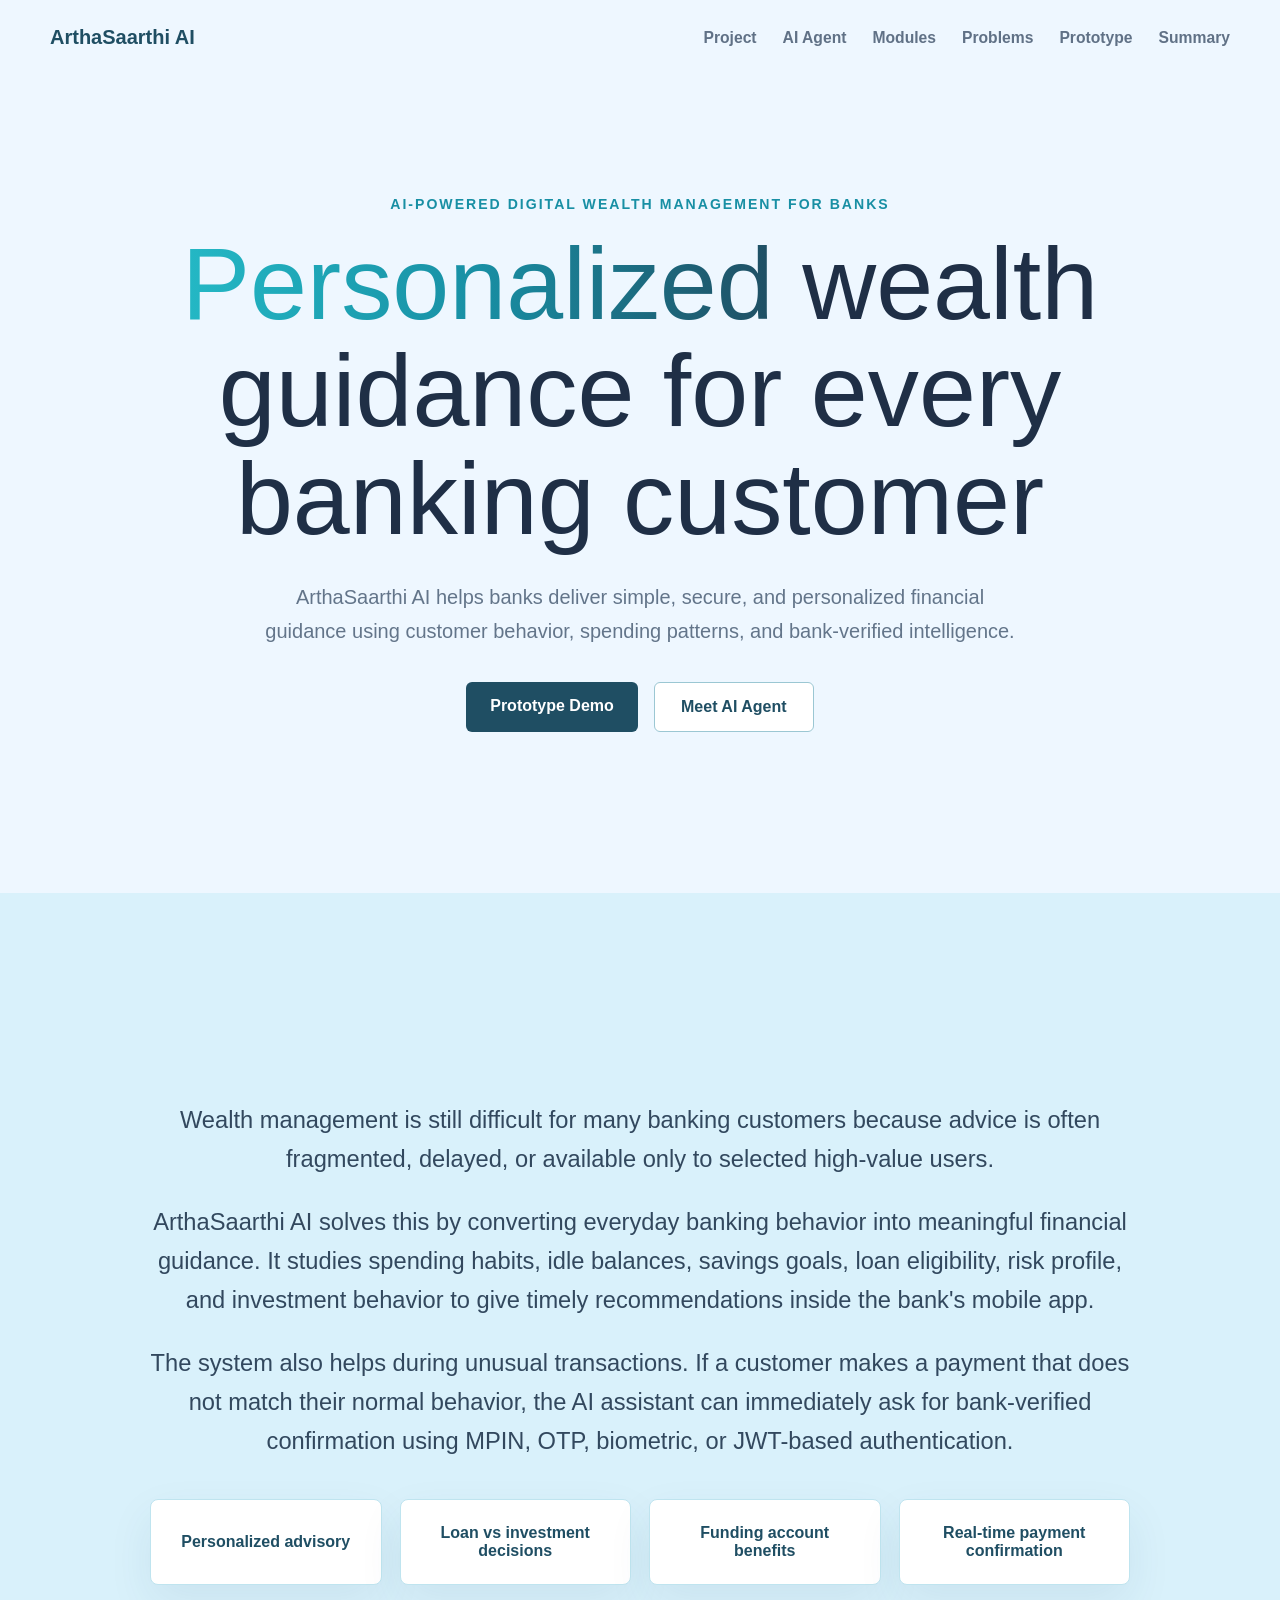
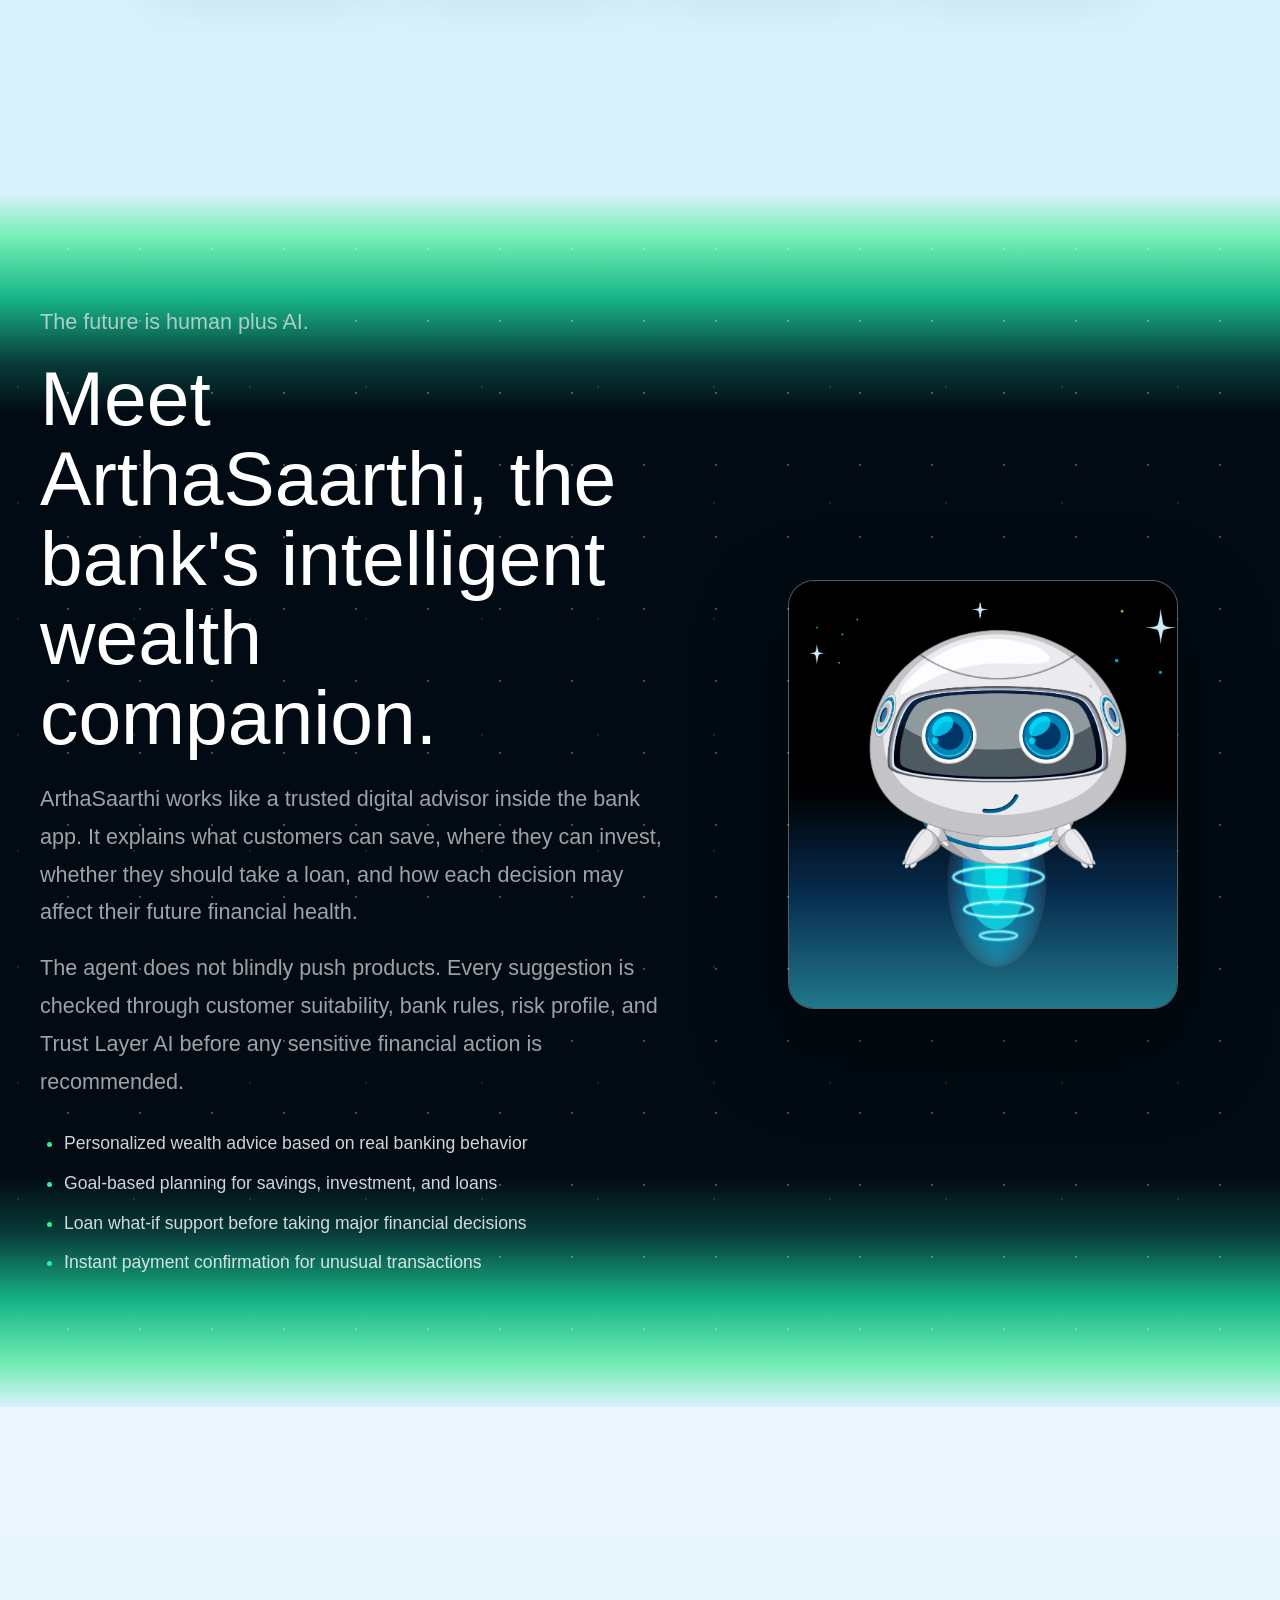
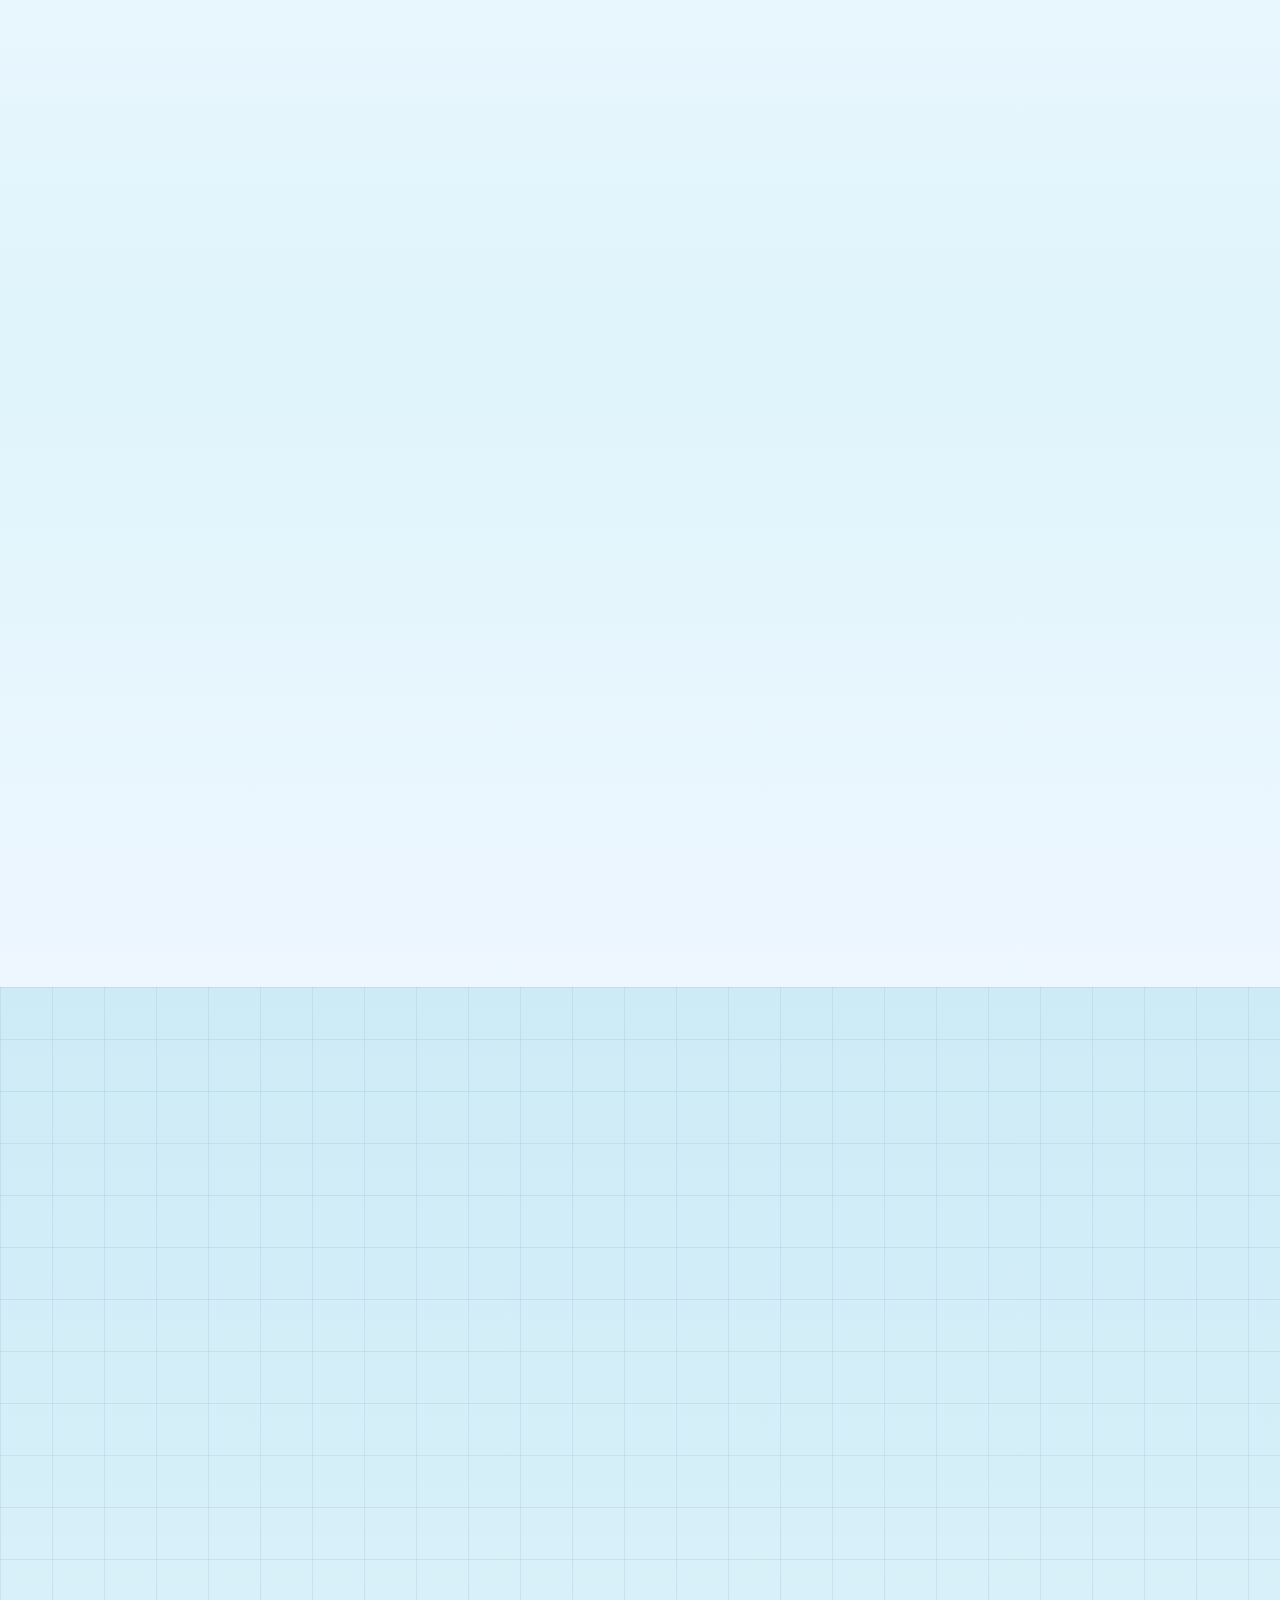
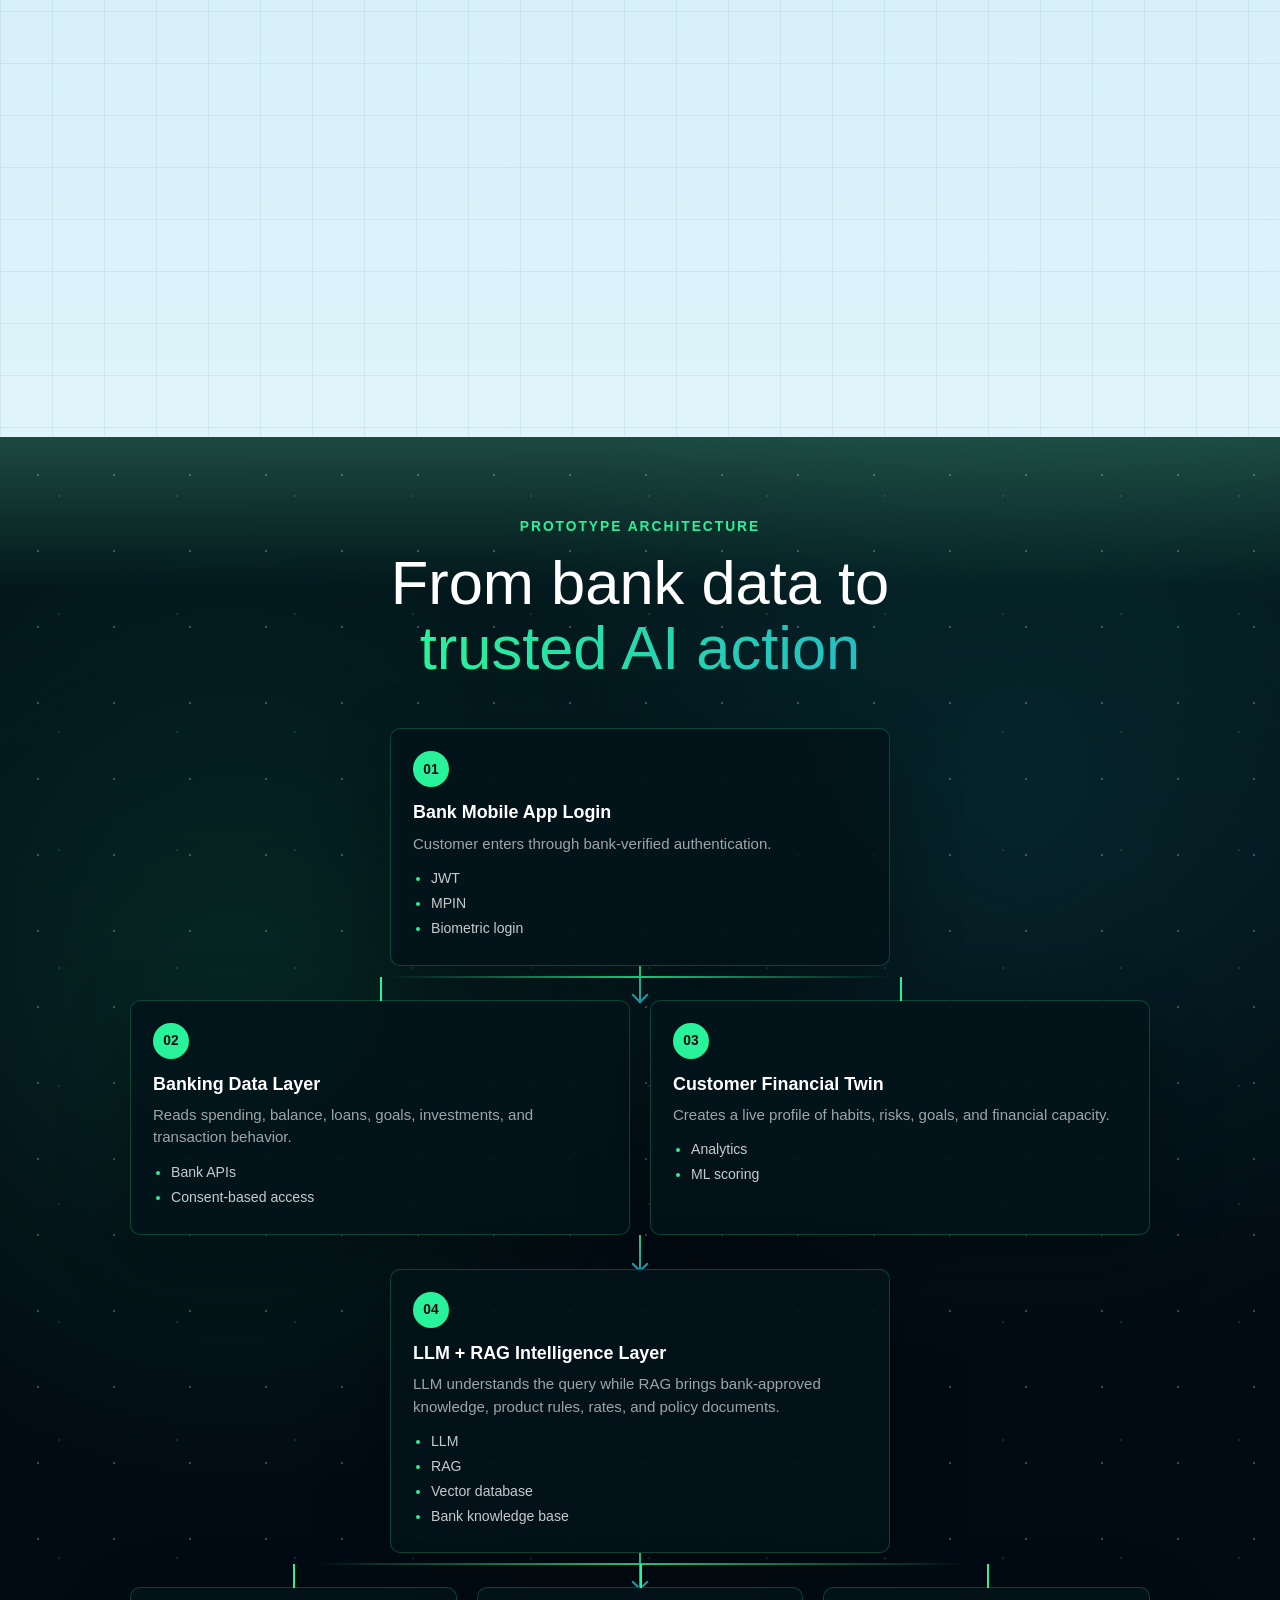
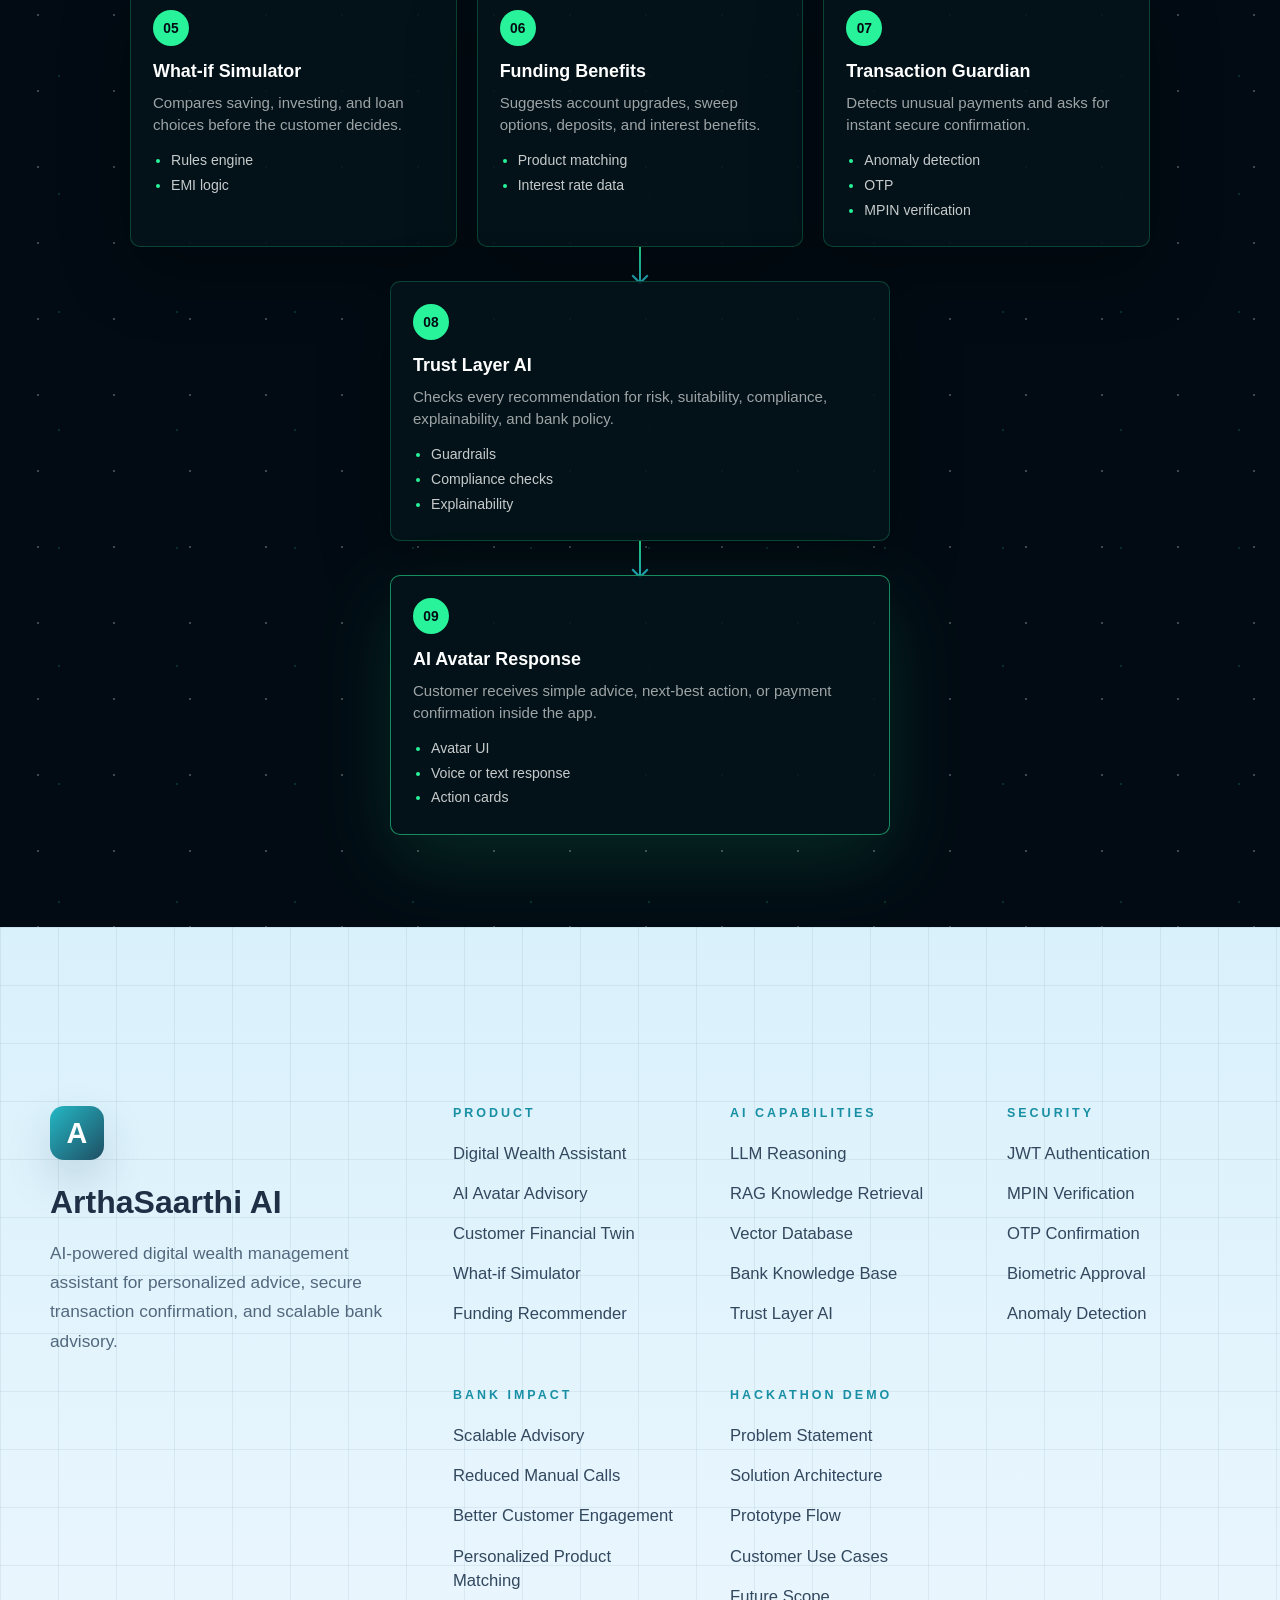
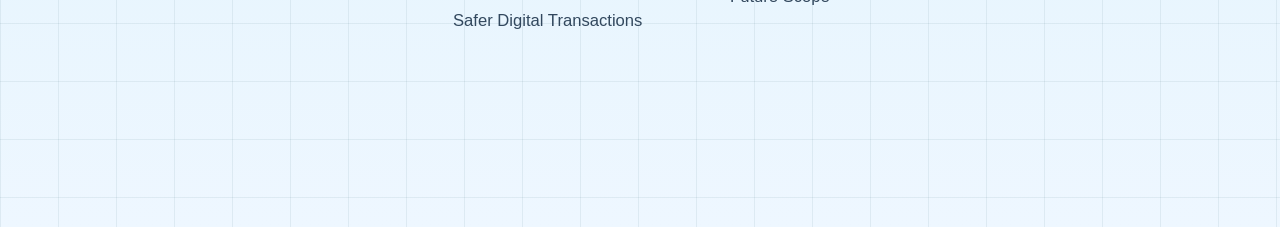
<file: index.html>
<!DOCTYPE html>
<html lang="en">
<head>
  <meta charset="UTF-8" />
  <meta name="viewport" content="width=device-width, initial-scale=1.0" />
  <title>ArthaSaarthi AI</title>
  <link rel="stylesheet" href="styles.css" />
</head>
<body>
  <header class="top-nav">
    <a class="brand" href="#home">ArthaSaarthi AI</a>

    <nav>
      <a href="#project">Project</a>
      <a href="#agent">AI Agent</a>
      <a href="#modules">Modules</a>
      <a href="#impact">Problems</a>
      <a href="prototype.html">Prototype</a>
      <a href="#summary">Summary</a>
    </nav>
  </header>

  <main>
    <section class="hero" id="home">
      <div class="hero-content reveal">
        <p class="eyebrow">AI-powered digital wealth management for banks</p>

        <h1 class="hero-title">
          <span>Personalized</span> wealth guidance for every banking customer
        </h1>

        <p class="hero-description">
          ArthaSaarthi AI helps banks deliver simple, secure, and personalized financial guidance using customer behavior, spending patterns, and bank-verified intelligence.
        </p>

        <div class="hero-actions">
          <a href="prototype.html" class="primary-btn">Prototype Demo</a>
          <a href="#agent" class="secondary-btn">Meet AI Agent</a>
        </div>
      </div>
    </section>

    <section class="project-section" id="project">
      <div class="project-content reveal">
        <p>
          Wealth management is still difficult for many banking customers because advice is often fragmented, delayed, or available only to selected high-value users.
        </p>

        <p>
          ArthaSaarthi AI solves this by converting everyday banking behavior into meaningful financial guidance. It studies spending habits, idle balances, savings goals, loan eligibility, risk profile, and investment behavior to give timely recommendations inside the bank's mobile app.
        </p>

        <p>
          The system also helps during unusual transactions. If a customer makes a payment that does not match their normal behavior, the AI assistant can immediately ask for bank-verified confirmation using MPIN, OTP, biometric, or JWT-based authentication.
        </p>

        <div class="project-highlights">
          <span>Personalized advisory</span>
          <span>Loan vs investment decisions</span>
          <span>Funding account benefits</span>
          <span>Real-time payment confirmation</span>
        </div>
      </div>
    </section>

    <section class="agent-section" id="agent">
      <div class="agent-content reveal">
        <div class="agent-text">
          <p class="agent-kicker">The future is human plus AI.</p>

          <h2>Meet ArthaSaarthi, the bank's intelligent wealth companion.</h2>

          <p>
            ArthaSaarthi works like a trusted digital advisor inside the bank app. It explains what customers can save, where they can invest, whether they should take a loan, and how each decision may affect their future financial health.
          </p>

          <p>
            The agent does not blindly push products. Every suggestion is checked through customer suitability, bank rules, risk profile, and Trust Layer AI before any sensitive financial action is recommended.
          </p>

          <ul class="agent-points">
            <li>Personalized wealth advice based on real banking behavior</li>
            <li>Goal-based planning for savings, investment, and loans</li>
            <li>Loan what-if support before taking major financial decisions</li>
            <li>Instant payment confirmation for unusual transactions</li>
          </ul>
        </div>

        <div class="agent-photo-wrap">
          <img src="assets/arthasaarthi-avatar.jpg" alt="ArthaSaarthi AI Agent" />
        </div>
      </div>
    </section>

    <section class="module-section" id="modules">
      <div class="section-heading module-heading reveal">
        <p class="eyebrow">Core prototype modules</p>
        <h2>
          <span>Smart banking intelligence</span>
          built for real customer decisions
        </h2>
      </div>

      <div class="module-grid">
        <article class="module-card reveal">
          <span class="module-number">01</span>
          <h3>Customer Financial Twin</h3>
          <p>Creates a live profile using spending, savings, income, liabilities, goals, and investment behavior.</p>
        </article>

        <article class="module-card reveal">
          <span class="module-number">02</span>
          <h3>AI Avatar Advisor</h3>
          <p>Explains financial decisions in simple language through a digital assistant experience.</p>
        </article>

        <article class="module-card reveal">
          <span class="module-number">03</span>
          <h3>What-if Simulator</h3>
          <p>Shows outcomes like "Should I take this loan?" or "Should I invest this surplus?" before action.</p>
        </article>

        <article class="module-card reveal">
          <span class="module-number">04</span>
          <h3>Funding Recommender</h3>
          <p>Suggests suitable bank accounts, deposits, and interest benefits based on the customer's balance.</p>
        </article>

        <article class="module-card reveal">
          <span class="module-number">05</span>
          <h3>Transaction Guardian</h3>
          <p>Detects unusual payments and confirms them instantly using secure customer authentication.</p>
        </article>

        <article class="module-card reveal">
          <span class="module-number">06</span>
          <h3>Trust Layer AI</h3>
          <p>Checks recommendations for safety, explainability, bank policy, suitability, and compliance.</p>
        </article>
      </div>
    </section>

    <section class="comparison-section" id="impact">
      <div class="comparison-wrap">
        <div class="comparison-top reveal">
          <p class="eyebrow">Problems and solutions</p>

          <h2>
            Banking friction points
            <span>solved with AI</span>
          </h2>

          <p class="comparison-intro">
            Each customer and bank problem is mapped directly to the ArthaSaarthi feature that solves it.
          </p>
        </div>

        <div class="comparison-table reveal">
          <div class="comparison-row table-head">
            <div>Area</div>
            <div>Problem Faced</div>
            <div>ArthaSaarthi Solution</div>
          </div>

          <div class="comparison-row">
            <div class="row-label">Wealth Access</div>
            <div><span class="cross">x</span> Personalized advisory is usually limited to premium customers.</div>
            <div><span class="check">&#10003;</span> AI avatar advisory gives every customer simple wealth guidance inside the bank app.</div>
          </div>

          <div class="comparison-row">
            <div class="row-label">Decision Making</div>
            <div><span class="cross">x</span> Customers are unsure whether to save, invest, or take a loan.</div>
            <div><span class="check">&#10003;</span> What-if simulations compare loan, investment, and saving outcomes before action.</div>
          </div>

          <div class="comparison-row">
            <div class="row-label">Idle Balance</div>
            <div><span class="cross">x</span> Money remains unused without better interest opportunities.</div>
            <div><span class="check">&#10003;</span> Funding recommender suggests deposits, sweep options, and account benefits.</div>
          </div>

          <div class="comparison-row">
            <div class="row-label">Unusual Payment</div>
            <div><span class="cross">x</span> Suspicious payments may wait for manual bank calls after working hours.</div>
            <div><span class="check">&#10003;</span> Transaction Guardian confirms payments instantly using MPIN, OTP, biometric, or JWT.</div>
          </div>

          <div class="comparison-row">
            <div class="row-label">Bank Insight</div>
            <div><span class="cross">x</span> Customer data is available but not converted into real-time guidance.</div>
            <div><span class="check">&#10003;</span> Financial Twin turns spending, savings, loans, and goals into live insights.</div>
          </div>

          <div class="comparison-row">
            <div class="row-label">Trust Layer</div>
            <div><span class="cross">x</span> AI financial advice needs policy, suitability, and compliance checks.</div>
            <div><span class="check">&#10003;</span> Trust Layer AI verifies safety, explainability, suitability, and bank policy.</div>
          </div>
        </div>
      </div>
    </section>

    <section class="demo-section" id="demo">
      <div class="demo-content reveal">
        <p class="demo-kicker">Prototype architecture</p>

        <h2>
          From bank data to
          <span>trusted AI action</span>
        </h2>

        <div class="flow-tree">
          <div class="flow-node flow-root">
            <span class="flow-step">01</span>
            <h3>Bank Mobile App Login</h3>
            <p>Customer enters through bank-verified authentication.</p>
            <ul class="tech-list">
              <li>JWT</li>
              <li>MPIN</li>
              <li>Biometric login</li>
            </ul>
          </div>

          <div class="flow-connector"></div>

          <div class="flow-split two">
            <div class="flow-node">
              <span class="flow-step">02</span>
              <h3>Banking Data Layer</h3>
              <p>Reads spending, balance, loans, goals, investments, and transaction behavior.</p>
              <ul class="tech-list">
                <li>Bank APIs</li>
                <li>Consent-based access</li>
              </ul>
            </div>

            <div class="flow-node">
              <span class="flow-step">03</span>
              <h3>Customer Financial Twin</h3>
              <p>Creates a live profile of habits, risks, goals, and financial capacity.</p>
              <ul class="tech-list">
                <li>Analytics</li>
                <li>ML scoring</li>
              </ul>
            </div>
          </div>

          <div class="flow-connector"></div>

          <div class="flow-node flow-wide">
            <span class="flow-step">04</span>
            <h3>LLM + RAG Intelligence Layer</h3>
            <p>LLM understands the query while RAG brings bank-approved knowledge, product rules, rates, and policy documents.</p>
            <ul class="tech-list">
              <li>LLM</li>
              <li>RAG</li>
              <li>Vector database</li>
              <li>Bank knowledge base</li>
            </ul>
          </div>

          <div class="flow-connector"></div>

          <div class="flow-split three">
            <div class="flow-node">
              <span class="flow-step">05</span>
              <h3>What-if Simulator</h3>
              <p>Compares saving, investing, and loan choices before the customer decides.</p>
              <ul class="tech-list">
                <li>Rules engine</li>
                <li>EMI logic</li>
              </ul>
            </div>

            <div class="flow-node">
              <span class="flow-step">06</span>
              <h3>Funding Benefits</h3>
              <p>Suggests account upgrades, sweep options, deposits, and interest benefits.</p>
              <ul class="tech-list">
                <li>Product matching</li>
                <li>Interest rate data</li>
              </ul>
            </div>

            <div class="flow-node">
              <span class="flow-step">07</span>
              <h3>Transaction Guardian</h3>
              <p>Detects unusual payments and asks for instant secure confirmation.</p>
              <ul class="tech-list">
                <li>Anomaly detection</li>
                <li>OTP</li>
                <li>MPIN verification</li>
              </ul>
            </div>
          </div>

          <div class="flow-connector"></div>

          <div class="flow-node flow-wide">
            <span class="flow-step">08</span>
            <h3>Trust Layer AI</h3>
            <p>Checks every recommendation for risk, suitability, compliance, explainability, and bank policy.</p>
            <ul class="tech-list">
              <li>Guardrails</li>
              <li>Compliance checks</li>
              <li>Explainability</li>
            </ul>
          </div>

          <div class="flow-connector"></div>

          <div class="flow-node flow-root final-node">
            <span class="flow-step">09</span>
            <h3>AI Avatar Response</h3>
            <p>Customer receives simple advice, next-best action, or payment confirmation inside the app.</p>
            <ul class="tech-list">
              <li>Avatar UI</li>
              <li>Voice or text response</li>
              <li>Action cards</li>
            </ul>
          </div>
        </div>
      </div>
    </section>

    <section class="footer-page" id="summary">
      <div class="footer-wrap">
        <div class="footer-brand reveal">
          <div class="footer-logo">A</div>
          <h2>ArthaSaarthi AI</h2>
          <p>
            AI-powered digital wealth management assistant for personalized advice,
            secure transaction confirmation, and scalable bank advisory.
          </p>
        </div>

        <div class="footer-links reveal">
          <div class="footer-column">
            <h3>Product</h3>
            <p>Digital Wealth Assistant</p>
            <p>AI Avatar Advisory</p>
            <p>Customer Financial Twin</p>
            <p>What-if Simulator</p>
            <p>Funding Recommender</p>
          </div>

          <div class="footer-column">
            <h3>AI Capabilities</h3>
            <p>LLM Reasoning</p>
            <p>RAG Knowledge Retrieval</p>
            <p>Vector Database</p>
            <p>Bank Knowledge Base</p>
            <p>Trust Layer AI</p>
          </div>

          <div class="footer-column">
            <h3>Security</h3>
            <p>JWT Authentication</p>
            <p>MPIN Verification</p>
            <p>OTP Confirmation</p>
            <p>Biometric Approval</p>
            <p>Anomaly Detection</p>
          </div>

          <div class="footer-column">
            <h3>Bank Impact</h3>
            <p>Scalable Advisory</p>
            <p>Reduced Manual Calls</p>
            <p>Better Customer Engagement</p>
            <p>Personalized Product Matching</p>
            <p>Safer Digital Transactions</p>
          </div>

          <div class="footer-column">
            <h3>Hackathon Demo</h3>
            <p>Problem Statement</p>
            <p>Solution Architecture</p>
            <p>Prototype Flow</p>
            <p>Customer Use Cases</p>
            <p>Future Scope</p>
          </div>
        </div>
      </div>
    </section>
  </main>

  <script src="app.js"></script>
</body>
</html>
</file>
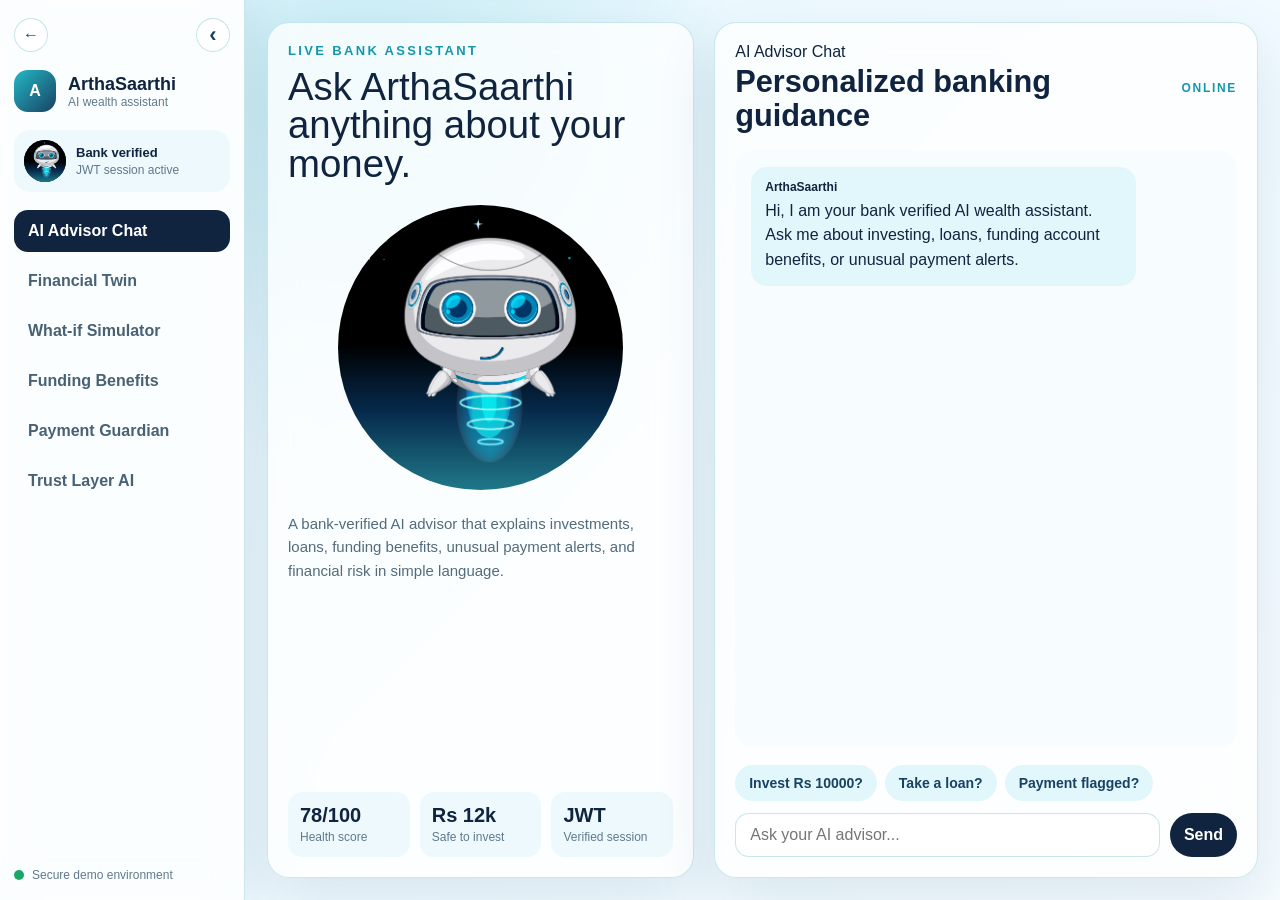
<file: prototype.html>
<!DOCTYPE html>
<html lang="en">
<head>
  <meta charset="UTF-8" />
  <meta name="viewport" content="width=device-width, initial-scale=1.0" />
  <title>ArthaSaarthi AI Prototype</title>
  <link rel="stylesheet" href="prototype.css" />
</head>
<body>
  <div class="prototype-app">
    <aside class="sidebar" id="sidebar">
      <div class="sidebar-actions">
        <a href="index.html" class="back-circle" title="Back to main site">←</a>
        <button type="button" class="collapse-btn" id="collapseBtn" title="Collapse sidebar">‹</button>
      </div>

      <div class="brand-block">
        <div class="brand-mark">A</div>
        <div>
          <h1>ArthaSaarthi</h1>
          <p>AI wealth assistant</p>
        </div>
      </div>

      <div class="mini-agent">
        <img src="assets/arthasaarthi-avatar.jpg" alt="ArthaSaarthi AI agent" />
        <div>
          <strong>Bank verified</strong>
          <span>JWT session active</span>
        </div>
      </div>

      <nav class="demo-nav">
        <button type="button" class="nav-item active" data-page="advisor">AI Advisor Chat</button>
        <button type="button" class="nav-item" data-page="financial-twin">Financial Twin</button>
        <button type="button" class="nav-item" data-page="simulator">What-if Simulator</button>
        <button type="button" class="nav-item" data-page="funding">Funding Benefits</button>
        <button type="button" class="nav-item" data-page="guardian">Payment Guardian</button>
        <button type="button" class="nav-item" data-page="trust">Trust Layer AI</button>
      </nav>

      <div class="sidebar-footer">
        <span></span>
        Secure demo environment
      </div>

      <div class="resize-handle" id="resizeHandle"></div>
    </aside>

    <main class="prototype-main">
      <section class="page active advisor-page" id="advisor">
        <div class="advisor-layout">
          <div class="agent-card compact-agent-card">
            <div class="agent-top">
              <p class="agent-status">LIVE BANK ASSISTANT</p>
              <h2>Ask ArthaSaarthi anything about your money.</h2>
            </div>

            <div class="agent-avatar-circle">
              <img src="assets/arthasaarthi-avatar.jpg" alt="ArthaSaarthi AI agent" />
            </div>

            <p class="agent-description">
              A bank-verified AI advisor that explains investments, loans, funding benefits,
              unusual payment alerts, and financial risk in simple language.
            </p>

            <div class="agent-stats">
              <div>
                <strong>78/100</strong>
                <span>Health score</span>
              </div>
              <div>
                <strong>Rs 12k</strong>
                <span>Safe to invest</span>
              </div>
              <div>
                <strong>JWT</strong>
                <span>Verified session</span>
              </div>
            </div>
          </div>

          <div class="chat-panel compact-chat-panel">
            <div class="chat-header">
              <div>
                <p>AI Advisor Chat</p>
                <h3>Personalized banking guidance</h3>
              </div>
              <span>Online</span>
            </div>

            <div class="chat-window" id="chatWindow">
              <div class="chat-message ai">
                <span>ArthaSaarthi</span>
                <p>
                  Hi, I am your bank verified AI wealth assistant. Ask me about investing,
                  loans, funding account benefits, or unusual payment alerts.
                </p>
              </div>
            </div>

            <div class="quick-prompts">
              <button type="button" data-prompt="Can I invest Rs 10000 this month?">Invest Rs 10000?</button>
              <button type="button" data-prompt="Should I take a loan right now?">Take a loan?</button>
              <button type="button" data-prompt="Why was my payment flagged?">Payment flagged?</button>
            </div>

            <form class="chat-form" id="chatForm">
              <input id="chatInput" type="text" placeholder="Ask your AI advisor..." autocomplete="off" />
              <button type="submit">Send</button>
            </form>
          </div>
        </div>
      </section>

      <section class="page twin-page" id="financial-twin">
        <div class="dashboard-shell">
          <div class="dashboard-hero">
            <div>
              <p class="section-kicker">FINANCIAL TWIN</p>
              <h2>Customer money behavior, converted into a living financial profile.</h2>
              <p>
                ArthaSaarthi creates a secure financial twin from bank transactions,
                balances, spending rhythm, goals, and risk appetite.
              </p>
            </div>

            <div class="score-card">
              <div class="score-ring"><span>78</span></div>
              <div>
                <small>Financial Health Score</small>
                <h3>Balanced and improving</h3>
                <p>Low EMI pressure, stable income, and healthy saving pattern.</p>
              </div>
            </div>
          </div>

          <div class="metric-grid">
            <div class="metric-card">
              <span>Monthly Income</span>
              <strong>Rs 82,000</strong>
              <p>Salary credited regularly</p>
            </div>
            <div class="metric-card">
              <span>Avg. Spending</span>
              <strong>Rs 51,200</strong>
              <p>Normal range detected</p>
            </div>
            <div class="metric-card">
              <span>Idle Balance</span>
              <strong>Rs 48,500</strong>
              <p>Can be optimized</p>
            </div>
            <div class="metric-card">
              <span>Safe To Invest</span>
              <strong>Rs 12,000</strong>
              <p>After emergency buffer</p>
            </div>
          </div>

          <div class="twin-grid">
            <div class="dashboard-card wide">
              <div class="card-head">
                <h3>Spending Pattern</h3>
                <span>Last 30 days</span>
              </div>

              <div class="spend-row">
                <p>Rent & Bills</p>
                <div><span style="width: 74%;"></span></div>
                <strong>Rs 24,000</strong>
              </div>
              <div class="spend-row">
                <p>Food & Grocery</p>
                <div><span style="width: 48%;"></span></div>
                <strong>Rs 12,400</strong>
              </div>
              <div class="spend-row">
                <p>Shopping</p>
                <div><span style="width: 34%;"></span></div>
                <strong>Rs 8,800</strong>
              </div>
              <div class="spend-row">
                <p>Investments</p>
                <div><span style="width: 28%;"></span></div>
                <strong>Rs 6,000</strong>
              </div>
            </div>

            <div class="dashboard-card">
              <div class="card-head">
                <h3>AI Insight</h3>
                <span>Live</span>
              </div>
              <p class="insight-text">
                Customer can increase monthly SIP by Rs 4,000 without affecting
                liquidity. A sweep deposit can also improve returns on idle balance.
              </p>
            </div>

            <div class="dashboard-card">
              <div class="card-head">
                <h3>Behavior Signals</h3>
                <span>Bank data</span>
              </div>
              <ul class="signal-list">
                <li>Salary pattern is consistent.</li>
                <li>Discretionary spend rose by 8%.</li>
                <li>Emergency buffer is protected.</li>
                <li>No missed EMI detected.</li>
              </ul>
            </div>

            <div class="dashboard-card wide">
              <div class="card-head">
                <h3>Goal Readiness</h3>
                <span>Vacation fund</span>
              </div>
              <div class="goal-progress">
                <div>
                  <p>Rs 62,000 saved of Rs 1,20,000</p>
                  <strong>52%</strong>
                </div>
                <span><i></i></span>
              </div>
            </div>
          </div>
        </div>
      </section>

      <section class="page simulator-page" id="simulator">
        <div class="simulator-dashboard">
          <div class="simulator-hero">
            <div>
              <p class="section-kicker">WHAT-IF SIMULATOR</p>
              <h2>Test loans and investments before the customer commits.</h2>
              <p>
                The simulator checks EMI pressure, monthly buffer, investment growth,
                and risk suitability in real time.
              </p>
            </div>

            <div class="decision-badge">
              <span id="decisionStatus">Suitable</span>
              <p id="decisionSubtext">Plan is safe for current income.</p>
            </div>
          </div>

          <div class="simulator-grid">
            <div class="sim-card input-card">
              <div class="card-head">
                <h3>Loan Scenario</h3>
                <span>Editable</span>
              </div>
              <label>Loan amount
                <input id="loanAmount" type="number" value="350000" />
              </label>
              <label>Interest rate
                <input id="interestRate" type="number" value="10.5" step="0.1" />
              </label>
              <label>Tenure in months
                <input id="tenureMonths" type="number" value="36" />
              </label>
            </div>

            <div class="sim-card input-card">
              <div class="card-head">
                <h3>Investment Scenario</h3>
                <span>Editable</span>
              </div>
              <label>Monthly investment
                <input id="investmentAmount" type="number" value="7000" />
              </label>
              <label>Expected return
                <input id="investmentReturn" type="number" value="11" step="0.1" />
              </label>
              <label>Years
                <input id="investmentYears" type="number" value="5" />
              </label>
            </div>

            <div class="sim-card result-card">
              <div class="card-head">
                <h3>AI Recommendation</h3>
                <span id="pressureLabel">Healthy</span>
              </div>

              <div class="risk-meter">
                <div id="riskMeterFill"></div>
              </div>

              <p id="simulationOutput"></p>
              <button type="button" id="simulateBtn">Run Simulation</button>
            </div>
          </div>

          <div class="sim-metrics">
            <div>
              <span>Monthly EMI</span>
              <strong id="emiOutput">Rs 0</strong>
            </div>
            <div>
              <span>Total Interest</span>
              <strong id="interestOutput">Rs 0</strong>
            </div>
            <div>
              <span>Future Corpus</span>
              <strong id="corpusOutput">Rs 0</strong>
            </div>
            <div>
              <span>Monthly Buffer</span>
              <strong id="cashflowOutput">Rs 0</strong>
            </div>
          </div>

          <div class="decision-card">
            <h3>Decision Logic</h3>
            <ul id="decisionList"></ul>
          </div>
        </div>
      </section>

      <section class="page funding-page" id="funding">
        <div class="funding-dashboard">
          <div class="funding-hero">
            <div>
              <p class="section-kicker">FUNDING BENEFITS</p>
              <h2>Turn idle balance into smarter bank-backed value.</h2>
              <p>
                ArthaSaarthi recommends sweep deposits, savings upgrades, and liquidity
                protection using the customer's own bank account data.
              </p>
            </div>

            <div class="funding-gain-card">
              <span>Projected extra yearly benefit</span>
              <strong id="fundingGain">Rs 0</strong>
              <p>Without disturbing daily spending needs.</p>
            </div>
          </div>

          <div class="funding-grid">
            <div class="funding-card optimizer-card">
              <div class="card-head">
                <h3>Smart Optimizer</h3>
                <span>Editable</span>
              </div>
              <label>Idle balance
                <input id="idleBalanceInput" type="number" value="48500" />
              </label>
              <label>Keep liquid reserve
                <input id="liquidReserveInput" type="number" value="18000" />
              </label>
              <label>Savings rate
                <input id="savingsRateInput" type="number" value="3.5" step="0.1" />
              </label>
              <label>Sweep FD rate
                <input id="sweepRateInput" type="number" value="6.8" step="0.1" />
              </label>
              <button type="button" id="optimizeFundingBtn">Optimize Benefits</button>
            </div>

            <div class="funding-card allocation-card">
              <div class="card-head">
                <h3>AI Allocation</h3>
                <span>Safe split</span>
              </div>
              <div class="allocation-ring" id="allocationRing">
                <strong id="sweepPercent">0%</strong>
                <span>to sweep</span>
              </div>
              <div class="allocation-row">
                <p>Sweep deposit</p>
                <strong id="sweepAmount">Rs 0</strong>
              </div>
              <div class="allocation-row">
                <p>Liquid reserve</p>
                <strong id="liquidAmount">Rs 0</strong>
              </div>
            </div>

            <div class="funding-card benefit-card">
              <div class="card-head">
                <h3>Benefit Comparison</h3>
                <span>Annual</span>
              </div>
              <div class="benefit-row">
                <p>Current savings interest</p>
                <strong id="currentInterest">Rs 0</strong>
              </div>
              <div class="benefit-row highlight">
                <p>Optimized bank benefit</p>
                <strong id="optimizedInterest">Rs 0</strong>
              </div>
              <div class="benefit-row">
                <p>Safety status</p>
                <strong id="fundingSafety">Approved</strong>
              </div>
              <p class="funding-note" id="fundingSafetyText"></p>
            </div>
          </div>

          <div class="product-strip">
            <div>
              <span>Recommended</span>
              <h3>Auto Sweep Deposit</h3>
              <p id="fundingActionText"></p>
            </div>
            <div>
              <span>Suggested amount</span>
              <strong id="productSweepAmount">Rs 0</strong>
            </div>
            <div>
              <span>Bank rate</span>
              <strong id="productSweepRate">6.8%</strong>
            </div>
          </div>
        </div>
      </section>

      <section class="page guardian-page" id="guardian">
        <div class="guardian-dashboard">
          <div class="guardian-hero">
            <div>
              <p class="section-kicker">PAYMENT GUARDIAN</p>
              <h2>Confirm unusual payments instantly, even after banking hours.</h2>
              <p>
                When a transaction looks unusual, ArthaSaarthi pauses the payment and
                verifies the customer through MPIN, OTP, biometric, or JWT session.
              </p>
            </div>

            <div class="risk-badge">
              <span>High attention</span>
              <strong>Rs 85,000</strong>
              <p>Unusual payment detected</p>
            </div>
          </div>

          <div class="guardian-grid">
            <div class="guardian-card transaction-card">
              <div class="card-head">
                <h3>Flagged Transaction</h3>
                <span>Paused</span>
              </div>
              <div class="transaction-amount">Rs 85,000</div>
              <div class="transaction-details">
                <div>
                  <span>Merchant</span>
                  <strong>Zenith Electronics</strong>
                </div>
                <div>
                  <span>Time</span>
                  <strong>8:42 PM</strong>
                </div>
                <div>
                  <span>Location</span>
                  <strong>Bengaluru</strong>
                </div>
                <div>
                  <span>Usual range</span>
                  <strong>Rs 2,000 - Rs 18,000</strong>
                </div>
              </div>
            </div>

            <div class="guardian-card anomaly-card">
              <div class="card-head">
                <h3>Behavior Analysis</h3>
                <span>AI risk scan</span>
              </div>
              <div class="anomaly-row">
                <p>Amount unusual</p>
                <div><span style="width: 92%;"></span></div>
                <strong>92%</strong>
              </div>
              <div class="anomaly-row">
                <p>Time unusual</p>
                <div><span style="width: 68%;"></span></div>
                <strong>68%</strong>
              </div>
              <div class="anomaly-row">
                <p>Merchant familiarity</p>
                <div><span style="width: 38%;"></span></div>
                <strong>38%</strong>
              </div>
            </div>

            <div class="guardian-card verify-card">
              <div class="card-head">
                <h3>Customer Verification</h3>
                <span>Secure action</span>
              </div>
              <div class="verify-methods">
                <button type="button" class="verify-method active" data-method="MPIN">MPIN</button>
                <button type="button" class="verify-method" data-method="OTP">OTP</button>
                <button type="button" class="verify-method" data-method="Biometric">Biometric</button>
                <button type="button" class="verify-method" data-method="JWT">JWT</button>
              </div>
              <input id="mpinInput" type="password" maxlength="4" placeholder="Enter MPIN: 1234" />
              <div class="guardian-actions">
                <button type="button" id="confirmPayment">Confirm Payment</button>
                <button type="button" id="blockPayment">Block Payment</button>
              </div>
              <p class="payment-status" id="paymentStatus">
                Payment is paused until the customer confirms identity.
              </p>
            </div>

            <div class="guardian-card timeline-card">
              <div class="card-head">
                <h3>Real-time Flow</h3>
                <span>Bank + AI</span>
              </div>
              <div class="timeline">
                <div><span></span><p>Transaction initiated</p></div>
                <div><span></span><p>AI detects unusual behavior</p></div>
                <div><span></span><p>Customer verifies securely</p></div>
                <div><span></span><p>Bank audit log is updated</p></div>
              </div>
            </div>
          </div>
        </div>
      </section>

      <section class="page trust-layer-page" id="trust">
        <div class="trust-shell">
          <div class="trust-hero">
            <div class="trust-hero-copy">
              <p class="trust-kicker">TRUST LAYER AI</p>
              <h2>
                Advice that is checked,
                <span>explained, and bank-approved.</span>
              </h2>
              <p>
                Before ArthaSaarthi suggests an investment, loan decision, funding
                benefit, or payment approval, the Trust Layer verifies customer
                suitability, bank policy, product risk, authentication, and audit readiness.
              </p>
            </div>

            <div class="trust-decision-card">
              <div class="trust-card-top">
                <span class="trust-live-dot"></span>
                <p>Policy engine active</p>
              </div>
              <div class="trust-score-wrap">
                <div class="trust-score-ring">
                  <span id="trustScore">94%</span>
                </div>
                <div>
                  <small>Trust readiness</small>
                  <h3 id="trustDecisionState">Approved with guardrails</h3>
                </div>
              </div>
              <p id="trustDecisionText">
                Recommendation can be shown because it matches the customer's risk profile,
                has verified source evidence, and includes a clear safety explanation.
              </p>
              <div class="trust-meter">
                <div id="trustMeter"></div>
              </div>
            </div>
          </div>

          <div class="trust-control-panel">
            <button type="button" class="trust-action active" data-trust-mode="approved">Approved Advice</button>
            <button type="button" class="trust-action" data-trust-mode="review">Needs Review</button>
            <button type="button" class="trust-action" data-trust-mode="blocked">Block Unsafe Advice</button>
          </div>

          <div class="trust-grid">
            <div class="trust-panel trust-large">
              <div class="trust-panel-head">
                <p>AI Safety Pipeline</p>
                <span>Live checks</span>
              </div>
              <div class="trust-pipeline">
                <div class="pipeline-step">
                  <span>01</span>
                  <h4>Customer Profile</h4>
                  <p>Income, spending, goals, risk appetite, and emergency buffer are checked.</p>
                </div>
                <div class="pipeline-line"></div>
                <div class="pipeline-step">
                  <span>02</span>
                  <h4>RAG Evidence</h4>
                  <p>Bank product rules, RBI guidance, and internal policy documents are retrieved.</p>
                </div>
                <div class="pipeline-line"></div>
                <div class="pipeline-step">
                  <span>03</span>
                  <h4>Suitability Guard</h4>
                  <p>Unsafe loan, investment, or funding suggestions are filtered before display.</p>
                </div>
                <div class="pipeline-line"></div>
                <div class="pipeline-step">
                  <span>04</span>
                  <h4>Explainability</h4>
                  <p>The customer sees why the advice is suitable and what risks are involved.</p>
                </div>
              </div>
            </div>

            <div class="trust-panel">
              <div class="trust-panel-head">
                <p>Source Grounding</p>
                <span>RAG</span>
              </div>
              <div class="source-stack">
                <div>
                  <strong>Bank FD policy</strong>
                  <small>Interest and lock-in rules verified</small>
                </div>
                <div>
                  <strong>Loan eligibility rulebook</strong>
                  <small>EMI pressure and repayment risk checked</small>
                </div>
                <div>
                  <strong>Fraud monitoring policy</strong>
                  <small>Unusual payment verification flow confirmed</small>
                </div>
              </div>
            </div>

            <div class="trust-panel">
              <div class="trust-panel-head">
                <p>Customer Protection</p>
                <span>Safety</span>
              </div>
              <div class="protection-list">
                <div><span class="status-dot pass"></span><p>Risk profile matched</p></div>
                <div><span class="status-dot pass"></span><p>Emergency balance protected</p></div>
                <div><span class="status-dot pass"></span><p>MPIN or JWT required for sensitive action</p></div>
                <div><span class="status-dot pass"></span><p>Audit trail stored for bank review</p></div>
              </div>
            </div>

            <div class="trust-panel trust-large">
              <div class="trust-panel-head">
                <p>Explainable AI Output</p>
                <span>Customer ready</span>
              </div>
              <div class="explain-card">
                <h4>Why this recommendation is safe</h4>
                <p>
                  ArthaSaarthi recommends moving only the surplus balance into a sweep
                  deposit because the customer's monthly spending pattern is stable,
                  emergency reserve remains protected, and the product risk is low.
                </p>
                <div class="explain-tags">
                  <span>Low risk</span>
                  <span>Policy matched</span>
                  <span>RAG verified</span>
                  <span>Consent needed</span>
                </div>
              </div>
            </div>

            <div class="trust-panel">
              <div class="trust-panel-head">
                <p>Audit Trail</p>
                <span>Bank log</span>
              </div>
              <div class="audit-feed" id="trustAuditFeed">
                <div>
                  <span>Now</span>
                  <strong>Advice approved</strong>
                  <p>Suitability, RAG evidence, and policy checks passed.</p>
                </div>
                <div>
                  <span>2 sec ago</span>
                  <strong>Sources retrieved</strong>
                  <p>Bank product policy and customer profile matched.</p>
                </div>
                <div>
                  <span>4 sec ago</span>
                  <strong>Risk scan completed</strong>
                  <p>No high-risk recommendation detected.</p>
                </div>
              </div>
            </div>

            <div class="trust-panel">
              <div class="trust-panel-head">
                <p>Final Gate</p>
                <span>Decision</span>
              </div>
              <div class="final-gate">
                <h3>Show advice to customer</h3>
                <p>
                  The assistant can explain the recommendation, but money movement still
                  requires customer consent and secure bank authentication.
                </p>
                <div class="gate-lock">
                  <span></span>
                  <p>JWT verified session required</p>
                </div>
              </div>
            </div>
          </div>
        </div>
      </section>
    </main>
  </div>

  <script src="prototype.js"></script>
</body>
</html>
</file>
<file: styles.css>
* {
  box-sizing: border-box;
  margin: 0;
  padding: 0;
}

html {
  scroll-behavior: smooth;
}

body {
  font-family: Arial, Helvetica, sans-serif;
  color: #1f2f46;
  background: #eef7ff;
}

a {
  color: inherit;
  text-decoration: none;
}

.top-nav {
  width: min(1180px, calc(100% - 40px));
  margin: 0 auto;
  padding: 26px 0;
  display: flex;
  align-items: center;
  justify-content: space-between;
}

.brand {
  font-size: 1.25rem;
  font-weight: 700;
  color: #1f4e63;
}

.top-nav nav {
  display: flex;
  align-items: center;
  gap: 26px;
}

.top-nav nav a {
  font-size: 0.98rem;
  font-weight: 600;
  color: #607186;
}

.hero {
  min-height: calc(100vh - 82px);
  display: flex;
  align-items: center;
  justify-content: center;
  padding: 40px 20px 80px;
}

.hero-content {
  width: min(1040px, 100%);
  text-align: center;
}

.eyebrow {
  margin-bottom: 18px;
  color: #188fa4;
  font-size: 0.88rem;
  font-weight: 700;
  letter-spacing: 2px;
  text-transform: uppercase;
}

.hero-title {
  color: #1f2f46;
  font-size: clamp(3.7rem, 8vw, 8rem);
  line-height: 1.05;
  font-weight: 400;
}

.hero-title span {
  background: linear-gradient(90deg, #24b8c5 0%, #188fa4 50%, #1f4e63 100%);
  -webkit-background-clip: text;
  background-clip: text;
  color: transparent;
}

.hero-description {
  width: min(760px, 100%);
  margin: 28px auto 0;
  color: #63758a;
  font-size: 1.25rem;
  line-height: 1.7;
}

.hero-actions {
  margin-top: 34px;
  display: flex;
  justify-content: center;
  gap: 16px;
  flex-wrap: wrap;
}

.primary-btn,
.secondary-btn {
  min-width: 160px;
  padding: 15px 24px;
  border-radius: 6px;
  font-weight: 700;
  font-size: 1rem;
}

.primary-btn {
  background: #1f4e63;
  color: #ffffff;
}

.secondary-btn {
  border: 1px solid #9bc7d3;
  color: #1f4e63;
  background: #ffffff;
}

.project-section {
  width: 100vw;
  min-height: 100vh;
  margin-left: calc(50% - 50vw);
  padding: 76px 20px;
  display: flex;
  align-items: center;
  justify-content: center;
  background: #d9f1fb;
}

.project-content {
  width: min(980px, 100%);
  text-align: center;
}

.project-content p {
  color: #32485e;
  font-size: clamp(1.15rem, 1.85vw, 1.65rem);
  line-height: 1.65;
  margin-bottom: 24px;
}

.project-highlights {
  margin-top: 38px;
  display: grid;
  grid-template-columns: repeat(4, 1fr);
  gap: 18px;
}

.project-highlights span {
  min-height: 86px;
  padding: 20px;
  display: flex;
  align-items: center;
  justify-content: center;
  background: #ffffff;
  border: 1px solid #bfe4ef;
  border-radius: 8px;
  color: #1f4e63;
  font-weight: 700;
  box-shadow: 0 18px 45px rgba(31, 78, 99, 0.08);
}

.agent-section {
  width: 100vw;
  min-height: 100vh;
  margin-left: calc(50% - 50vw);
  position: relative;
  isolation: isolate;
  display: flex;
  align-items: center;
  padding: 110px 20px 120px;
  overflow: hidden;
  background: #020b13;
}

.agent-section::before {
  content: "";
  position: absolute;
  inset: 0 0 auto 0;
  height: 220px;
  z-index: -2;
  background: linear-gradient(180deg, #d9f1fb 0%, #75efb5 20%, #18b889 47%, #073a38 78%, transparent 100%);
}

.agent-section::after {
  content: "";
  position: absolute;
  inset: auto 0 0 0;
  height: 230px;
  z-index: -2;
  background: linear-gradient(0deg, #d9f1fb 0%, #75efb5 18%, #18b889 45%, #073a38 76%, transparent 100%);
}

.agent-content {
  width: min(1200px, 100%);
  margin: 0 auto;
  position: relative;
  z-index: 1;
  display: grid;
  grid-template-columns: 1.1fr 0.9fr;
  align-items: center;
  gap: 58px;
}

.agent-content::before {
  content: "";
  position: absolute;
  inset: -90px -80px;
  z-index: -1;
  opacity: 0.5;
  background-image:
    radial-gradient(circle, rgba(255, 255, 255, 0.55) 1px, transparent 1px),
    radial-gradient(circle, rgba(41, 243, 154, 0.35) 1px, transparent 1px);
  background-size: 72px 72px, 116px 116px;
}

.agent-text {
  max-width: 650px;
}

.agent-kicker {
  margin-bottom: 18px;
  color: #29f39a;
  font-size: 1.45rem;
  font-weight: 400;
}

.agent-text h2 {
  color: #ffffff;
  font-size: clamp(3rem, 6vw, 5.8rem);
  line-height: 1.04;
  font-weight: 300;
  margin-bottom: 22px;
}

.agent-text p {
  color: rgba(255, 255, 255, 0.62);
  font-size: 1.35rem;
  line-height: 1.75;
  margin-bottom: 18px;
}

.agent-points {
  margin-top: 28px;
  padding-left: 24px;
  list-style: disc;
}

.agent-points li {
  color: rgba(255, 255, 255, 0.82);
  font-size: 1.1rem;
  line-height: 1.8;
  margin-bottom: 8px;
}

.agent-points li::marker {
  color: #29f39a;
}

.agent-photo-wrap {
  justify-self: center;
  width: min(390px, 90vw);
  aspect-ratio: 1 / 1.1;
  border-radius: 26px;
  overflow: hidden;
  border: 1px solid rgba(255, 255, 255, 0.28);
  background: rgba(255, 255, 255, 0.08);
  box-shadow: 0 35px 90px rgba(0, 0, 0, 0.45);
}

.agent-photo-wrap img {
  width: 100%;
  height: 100%;
  object-fit: cover;
  display: block;
}

.module-section {
  width: 100vw;
  margin-left: calc(50% - 50vw);
  padding: 110px 20px;
  background: linear-gradient(180deg, #eef7ff 0%, #dff4fb 45%, #eef7ff 100%);
}

.section-heading {
  text-align: center;
  width: min(860px, 100%);
  margin: 0 auto 58px;
}

.module-heading h2 {
  color: #1f2f46;
  font-size: clamp(2.8rem, 5.8vw, 5.8rem);
  line-height: 1.06;
  font-weight: 400;
}

.module-heading h2 span {
  display: inline-block;
  background: linear-gradient(90deg, #24b8c5, #1f4e63, #24b8c5);
  background-size: 220% 100%;
  -webkit-background-clip: text;
  background-clip: text;
  color: transparent;
  animation: headingFlow 4s ease-in-out infinite;
}

.module-heading::after {
  content: "";
  display: block;
  width: 130px;
  height: 3px;
  margin: 28px auto 0;
  border-radius: 999px;
  background: linear-gradient(90deg, #24b8c5, #1f4e63);
  animation: linePulse 2.4s ease-in-out infinite;
}

.module-grid {
  width: min(1180px, 100%);
  margin: 0 auto;
  display: grid;
  grid-template-columns: repeat(3, 1fr);
  gap: 22px;
}

.module-card {
  position: relative;
  min-height: 250px;
  padding: 34px 30px;
  border-radius: 8px;
  background: rgba(255, 255, 255, 0.86);
  border: 1px solid #bfe4ef;
  box-shadow: 0 24px 60px rgba(31, 78, 99, 0.1);
  overflow: hidden;
  transition: transform 0.25s ease, box-shadow 0.25s ease, border-color 0.25s ease;
}

.module-card::before {
  content: "";
  position: absolute;
  inset: 0 0 auto 0;
  height: 5px;
  background: linear-gradient(90deg, #24b8c5, #1f4e63);
}

.module-card:hover {
  transform: translateY(-8px);
  border-color: #24b8c5;
  box-shadow: 0 34px 80px rgba(31, 78, 99, 0.18);
}

.module-number {
  display: inline-block;
  margin-bottom: 32px;
  color: #24b8c5;
  font-size: 0.92rem;
  font-weight: 800;
  letter-spacing: 2px;
}

.module-card h3 {
  color: #1f4e63;
  font-size: 1.45rem;
  line-height: 1.25;
  margin-bottom: 16px;
}

.module-card p {
  color: #63758a;
  font-size: 1.05rem;
  line-height: 1.7;
}

.comparison-section {
  width: 100vw;
  margin-left: calc(50% - 50vw);
  padding: 78px 20px 88px;
  background:
    linear-gradient(90deg, rgba(31, 78, 99, 0.08) 1px, transparent 1px),
    linear-gradient(180deg, rgba(31, 78, 99, 0.08) 1px, transparent 1px),
    linear-gradient(180deg, #cdebf6 0%, #dff4fb 100%);
  background-size: 52px 52px, 52px 52px, 100% 100%;
}

.comparison-wrap {
  width: min(1120px, 100%);
  margin: 0 auto;
}

.comparison-top {
  width: min(850px, 100%);
  margin: 0 auto 44px;
  text-align: center;
}

.comparison-top h2 {
  color: #1f2f46;
  font-size: clamp(2.6rem, 5vw, 5rem);
  line-height: 1.05;
  font-weight: 400;
}

.comparison-top h2 span {
  display: inline-block;
  background: linear-gradient(90deg, #24b8c5, #1f4e63, #24b8c5);
  background-size: 220% 100%;
  -webkit-background-clip: text;
  background-clip: text;
  color: transparent;
  animation: headingFlow 4s ease-in-out infinite;
}

.comparison-top::after {
  content: "";
  display: block;
  width: 130px;
  height: 3px;
  margin: 24px auto 0;
  border-radius: 999px;
  background: linear-gradient(90deg, #24b8c5, #1f4e63);
  animation: linePulse 2.4s ease-in-out infinite;
}

.comparison-intro {
  width: min(650px, 100%);
  margin: 22px auto 0;
  color: #52687d;
  font-size: 1.08rem;
  line-height: 1.65;
}

.comparison-table {
  border: 1px solid #abd7e5;
  border-radius: 14px;
  overflow: hidden;
  background: #ffffff;
  box-shadow: 0 24px 60px rgba(31, 78, 99, 0.14);
}

.comparison-row {
  display: grid;
  grid-template-columns: 0.8fr 1.2fr 1.2fr;
  min-height: 82px;
  border-bottom: 1px solid #cde7ef;
}

.comparison-row:last-child {
  border-bottom: 0;
}

.comparison-row > div {
  padding: 19px 22px;
  display: flex;
  align-items: center;
  border-right: 1px solid #cde7ef;
  color: #52687d;
  font-size: 0.98rem;
  line-height: 1.45;
}

.comparison-row > div:last-child {
  border-right: 0;
}

.table-head {
  min-height: 58px;
  background: #eaf8fc;
}

.table-head > div {
  color: #1f4e63;
  font-size: 0.74rem;
  font-weight: 800;
  letter-spacing: 2px;
  text-transform: uppercase;
}

.row-label {
  color: #1f4e63 !important;
  font-size: 0.78rem !important;
  font-weight: 800;
  letter-spacing: 2px;
  text-transform: uppercase;
}

.cross {
  margin-right: 12px;
  color: #e5534b;
  font-size: 1.15rem;
  font-weight: 800;
}

.check {
  margin-right: 12px;
  color: #188fa4;
  font-size: 1.15rem;
  font-weight: 900;
}

.comparison-row > div:nth-child(3) {
  color: #1f2f46;
  font-weight: 700;
  background: #f5fcff;
}

.demo-section {
  width: 100vw;
  margin-left: calc(50% - 50vw);
  padding: 82px 20px 92px;
  position: relative;
  overflow: hidden;
  background:
    radial-gradient(circle at 18% 28%, rgba(41, 243, 154, 0.1), transparent 26%),
    radial-gradient(circle at 80% 18%, rgba(36, 184, 197, 0.1), transparent 28%),
    linear-gradient(180deg, #031b1e 0%, #020b13 38%, #020b13 100%);
  color: #ffffff;
}

.demo-section::before {
  content: "";
  position: absolute;
  inset: 0;
  opacity: 0.45;
  background-image:
    radial-gradient(circle, rgba(255, 255, 255, 0.55) 1px, transparent 1px),
    radial-gradient(circle, rgba(41, 243, 154, 0.35) 1px, transparent 1px);
  background-size: 76px 76px, 118px 118px;
}

.demo-section::after {
  content: "";
  position: absolute;
  inset: 0 0 auto 0;
  height: 150px;
  background: linear-gradient(180deg, rgba(117, 239, 181, 0.22), transparent);
}

.demo-content {
  width: min(1080px, 100%);
  margin: 0 auto;
  position: relative;
  z-index: 1;
  text-align: center;
}

.demo-kicker {
  margin-bottom: 16px;
  color: #29f39a;
  font-size: 0.86rem;
  font-weight: 800;
  letter-spacing: 2px;
  text-transform: uppercase;
}

.demo-content h2 {
  width: min(780px, 100%);
  margin: 0 auto;
  color: #ffffff;
  font-size: clamp(2.55rem, 4.8vw, 4.8rem);
  line-height: 1.06;
  font-weight: 300;
}

.demo-content h2 span {
  display: inline-block;
  background: linear-gradient(90deg, #29f39a, #24b8c5, #ffffff);
  background-size: 220% 100%;
  -webkit-background-clip: text;
  background-clip: text;
  color: transparent;
  animation: headingFlow 4s ease-in-out infinite;
}

.flow-tree {
  width: min(1020px, 100%);
  margin: 48px auto 0;
  position: relative;
}

.flow-node {
  position: relative;
  z-index: 2;
  min-height: 154px;
  padding: 22px;
  border-radius: 10px;
  background: rgba(3, 20, 26, 0.88);
  border: 1px solid rgba(41, 243, 154, 0.22);
  box-shadow: 0 24px 70px rgba(0, 0, 0, 0.28);
  text-align: left;
  transition: transform 0.25s ease, border-color 0.25s ease, box-shadow 0.25s ease;
}

.flow-node:hover {
  transform: translateY(-6px);
  border-color: rgba(41, 243, 154, 0.5);
  box-shadow: 0 34px 80px rgba(0, 0, 0, 0.4);
}

.flow-step {
  display: inline-flex;
  width: 36px;
  height: 36px;
  margin-bottom: 14px;
  align-items: center;
  justify-content: center;
  border-radius: 50%;
  color: #020b13;
  background: #29f39a;
  font-size: 0.86rem;
  font-weight: 900;
}

.flow-node h3 {
  color: #ffffff;
  font-size: 1.12rem;
  line-height: 1.25;
  margin-bottom: 9px;
}

.flow-node p {
  color: rgba(255, 255, 255, 0.62);
  font-size: 0.94rem;
  line-height: 1.5;
}

.flow-root,
.flow-wide {
  width: min(500px, 100%);
  margin: 0 auto;
}

.flow-split {
  position: relative;
  display: grid;
  gap: 20px;
}

.flow-split.two {
  grid-template-columns: repeat(2, 1fr);
}

.flow-split.three {
  grid-template-columns: repeat(3, 1fr);
}

.flow-split::before {
  content: "";
  position: absolute;
  top: -24px;
  left: 18%;
  right: 18%;
  height: 2px;
  background: linear-gradient(90deg, transparent, #29f39a, transparent);
}

.flow-split.two::before {
  left: 25%;
  right: 25%;
}

.flow-split .flow-node::before {
  content: "";
  position: absolute;
  top: -24px;
  left: 50%;
  width: 2px;
  height: 24px;
  background: #29f39a;
}

.flow-connector {
  width: 2px;
  height: 34px;
  margin: 0 auto;
  background: linear-gradient(180deg, #29f39a, #24b8c5);
  position: relative;
}

.flow-connector::after {
  content: "";
  position: absolute;
  left: 50%;
  bottom: -1px;
  width: 10px;
  height: 10px;
  border-right: 2px solid #24b8c5;
  border-bottom: 2px solid #24b8c5;
  transform: translateX(-50%) rotate(45deg);
}

.tech-list {
  margin-top: 13px;
  padding-left: 18px;
  list-style: disc;
}

.tech-list li {
  color: rgba(255, 255, 255, 0.78);
  font-size: 0.88rem;
  line-height: 1.55;
  margin-bottom: 3px;
}

.tech-list li::marker {
  color: #29f39a;
}

.final-node {
  border-color: rgba(41, 243, 154, 0.55);
  box-shadow: 0 28px 80px rgba(41, 243, 154, 0.12);
}

.footer-page {
  width: 100vw;
  min-height: 100vh;
  margin-left: calc(50% - 50vw);
  padding: 90px 20px;
  display: flex;
  align-items: center;
  background:
    linear-gradient(90deg, rgba(31, 78, 99, 0.08) 1px, transparent 1px),
    linear-gradient(180deg, rgba(31, 78, 99, 0.08) 1px, transparent 1px),
    linear-gradient(180deg, #d9f1fb 0%, #eef7ff 100%);
  background-size: 58px 58px, 58px 58px, 100% 100%;
}

.footer-wrap {
  width: min(1180px, 100%);
  margin: 0 auto;
  display: grid;
  grid-template-columns: 0.9fr 2.1fr;
  gap: 70px;
  align-items: start;
}

.footer-brand {
  position: sticky;
  top: 40px;
}

.footer-logo {
  width: 54px;
  height: 54px;
  margin-bottom: 24px;
  display: flex;
  align-items: center;
  justify-content: center;
  border-radius: 14px;
  color: #ffffff;
  background: linear-gradient(135deg, #24b8c5, #1f4e63);
  font-size: 1.8rem;
  font-weight: 900;
  box-shadow: 0 20px 45px rgba(31, 78, 99, 0.18);
}

.footer-brand h2 {
  color: #1f2f46;
  font-size: 2rem;
  margin-bottom: 18px;
}

.footer-brand p {
  color: #52687d;
  font-size: 1.08rem;
  line-height: 1.7;
}

.footer-links {
  display: grid;
  grid-template-columns: repeat(3, 1fr);
  gap: 46px 54px;
}

.footer-column h3 {
  margin-bottom: 22px;
  color: #188fa4;
  font-size: 0.78rem;
  font-weight: 900;
  letter-spacing: 3px;
  text-transform: uppercase;
}

.footer-column p {
  color: #32485e;
  font-size: 1.04rem;
  line-height: 1.45;
  margin-bottom: 16px;
  transition: color 0.2s ease, transform 0.2s ease;
}

.footer-column p:hover {
  color: #188fa4;
  transform: translateX(4px);
}

.reveal {
  opacity: 0;
  transform: translateY(40px);
  transition: opacity 0.75s ease, transform 0.75s ease;
}

.reveal.visible {
  opacity: 1;
  transform: translateY(0);
}

@keyframes headingFlow {
  0% {
    background-position: 0% 50%;
  }

  50% {
    background-position: 100% 50%;
  }

  100% {
    background-position: 0% 50%;
  }
}

@keyframes linePulse {
  0%, 100% {
    width: 90px;
    opacity: 0.65;
  }

  50% {
    width: 160px;
    opacity: 1;
  }
}

@media (max-width: 980px) {
  .top-nav {
    flex-direction: column;
    gap: 18px;
  }

  .top-nav nav {
    gap: 18px;
    flex-wrap: wrap;
    justify-content: center;
  }

  .project-highlights,
  .module-grid {
    grid-template-columns: repeat(2, 1fr);
  }

  .agent-content {
    grid-template-columns: 1fr;
    text-align: left;
  }

  .agent-photo-wrap {
    order: -1;
  }

  .comparison-row {
    grid-template-columns: 1fr;
  }

  .comparison-row > div {
    border-right: 0;
    border-bottom: 1px solid #cde7ef;
  }

  .comparison-row > div:last-child {
    border-bottom: 0;
  }

  .flow-split.two,
  .flow-split.three {
    grid-template-columns: 1fr;
  }

  .flow-split::before,
  .flow-split .flow-node::before {
    display: none;
  }

  .flow-root,
  .flow-wide {
    width: 100%;
  }

  .footer-wrap {
    grid-template-columns: 1fr;
  }

  .footer-brand {
    position: static;
  }

  .footer-links {
    grid-template-columns: repeat(2, 1fr);
  }
}

@media (max-width: 640px) {
  .hero-title {
    font-size: 3.2rem;
  }

  .hero-description,
  .agent-text p {
    font-size: 1.05rem;
  }

  .project-highlights,
  .module-grid {
    grid-template-columns: 1fr;
  }

  .module-heading h2,
  .comparison-top h2,
  .demo-content h2 {
    font-size: 3rem;
  }

  .comparison-section {
    padding: 70px 16px;
  }

  .comparison-row > div {
    padding: 18px;
    font-size: 0.95rem;
  }

  .demo-section {
    padding: 72px 16px 82px;
  }

  .flow-tree {
    margin-top: 40px;
  }

  .flow-node {
    min-height: auto;
    padding: 20px;
  }

  .footer-page {
    padding: 70px 18px;
  }

  .footer-links {
    grid-template-columns: 1fr;
    gap: 34px;
  }

  .agent-text h2 {
    font-size: 3rem;
  }
}
</file>
<file: prototype.css>
* {
  box-sizing: border-box;
}

body {
  margin: 0;
  font-family: Inter, Arial, sans-serif;
  color: #10243f;
  background: #eaf8ff;
}

button,
input {
  font: inherit;
}

.prototype-app {
  min-height: 100vh;
  display: flex;
}

.sidebar {
  width: 245px;
  min-width: 74px;
  max-width: 330px;
  height: 100vh;
  position: sticky;
  top: 0;
  flex: 0 0 auto;
  padding: 18px 14px;
  background: rgba(255, 255, 255, 0.82);
  border-right: 1px solid rgba(25, 151, 170, 0.22);
  box-shadow: 12px 0 40px rgba(27, 83, 116, 0.08);
  backdrop-filter: blur(18px);
  transition: width 0.25s ease;
}

.sidebar.collapsed {
  width: 74px !important;
}

.sidebar-actions {
  display: flex;
  justify-content: space-between;
  align-items: center;
  margin-bottom: 18px;
}

.back-circle,
.collapse-btn {
  width: 34px;
  height: 34px;
  border-radius: 50%;
  display: grid;
  place-items: center;
  text-decoration: none;
  border: 1px solid rgba(25, 151, 170, 0.25);
  background: #ffffff;
  color: #184263;
  font-weight: 900;
  cursor: pointer;
}

.collapse-btn {
  font-size: 22px;
}

.brand-block {
  display: flex;
  align-items: center;
  gap: 12px;
  margin-bottom: 18px;
}

.brand-mark {
  width: 42px;
  height: 42px;
  border-radius: 14px;
  display: grid;
  place-items: center;
  color: #ffffff;
  font-weight: 900;
  background: linear-gradient(135deg, #24b8c5, #184263);
}

.brand-block h1 {
  margin: 0;
  font-size: 18px;
}

.brand-block p,
.sidebar-footer,
.mini-agent span {
  margin: 0;
  color: #60798c;
  font-size: 12px;
}

.mini-agent {
  display: flex;
  align-items: center;
  gap: 10px;
  padding: 10px;
  border-radius: 16px;
  background: #eef9fd;
  margin-bottom: 18px;
}

.mini-agent img {
  width: 42px;
  height: 42px;
  border-radius: 50%;
  object-fit: contain;
  background: #061623;
}

.mini-agent strong {
  display: block;
  font-size: 13px;
}

.demo-nav {
  display: grid;
  gap: 8px;
}

.nav-item {
  border: 0;
  width: 100%;
  text-align: left;
  padding: 12px 14px;
  border-radius: 14px;
  background: transparent;
  color: #486174;
  font-weight: 800;
  cursor: pointer;
}

.nav-item:hover,
.nav-item.active {
  background: #10243f;
  color: #ffffff;
}

.sidebar-footer {
  position: absolute;
  left: 14px;
  right: 14px;
  bottom: 18px;
  display: flex;
  gap: 8px;
  align-items: center;
}

.sidebar-footer span {
  width: 10px;
  height: 10px;
  border-radius: 50%;
  background: #18a767;
}

.resize-handle {
  position: absolute;
  top: 0;
  right: -4px;
  width: 8px;
  height: 100%;
  cursor: col-resize;
}

.sidebar.collapsed .brand-block div:not(.brand-mark),
.sidebar.collapsed .mini-agent div,
.sidebar.collapsed .nav-item,
.sidebar.collapsed .sidebar-footer {
  display: none;
}

.sidebar.collapsed .brand-block,
.sidebar.collapsed .mini-agent,
.sidebar.collapsed .sidebar-actions {
  justify-content: center;
}

.prototype-main {
  flex: 1;
  min-width: 0;
}

.page {
  display: none;
  min-height: 100vh;
  padding: 34px;
}

.page.active {
  display: block;
}

.advisor-page,
.twin-page,
.simulator-page,
.funding-page,
.guardian-page {
  background:
    radial-gradient(circle at 12% 10%, rgba(36, 184, 197, 0.18), transparent 32%),
    linear-gradient(135deg, #eaf8ff, #f7fcff);
}

.advisor-page {
  padding: 22px;
  overflow: hidden;
}

.advisor-layout {
  width: min(1120px, 100%);
  height: calc(100vh - 44px);
  min-height: 610px;
  margin: 0 auto;
  display: grid;
  grid-template-columns: 0.88fr 1.12fr;
  gap: 20px;
  align-items: stretch;
}

.agent-card,
.chat-panel,
.dashboard-card,
.metric-card,
.sim-card,
.funding-card,
.product-strip,
.guardian-card,
.score-card,
.decision-badge,
.funding-gain-card {
  border: 1px solid rgba(25, 151, 170, 0.22);
  background: rgba(255, 255, 255, 0.76);
  box-shadow: 0 22px 60px rgba(27, 83, 116, 0.12);
  backdrop-filter: blur(18px);
}

.agent-card,
.chat-panel {
  border-radius: 22px;
  padding: 20px;
  min-height: 0;
}

.compact-agent-card {
  display: flex;
  flex-direction: column;
}

.agent-status,
.section-kicker {
  color: #1597aa;
  font-size: 13px;
  font-weight: 900;
  letter-spacing: 0.18em;
  text-transform: uppercase;
}

.agent-status {
  margin: 0 0 10px;
}

.agent-top h2 {
  margin: 0;
  font-size: clamp(32px, 3.1vw, 48px);
  line-height: 1;
  font-weight: 500;
  letter-spacing: 0;
}

.agent-image-wrap {
  height: clamp(245px, 34vh, 330px);
  margin: 18px 0;
  border-radius: 22px;
  overflow: hidden;
  display: grid;
  place-items: center;
  padding: 12px;
  background:
    radial-gradient(circle at 50% 75%, rgba(36, 184, 197, 0.42), transparent 28%),
    linear-gradient(180deg, #020910 0%, #061623 48%, #0c3b59 100%);
}

.fixed-agent-image img,
.agent-image-wrap img {
  width: 100%;
  height: 100%;
  object-fit: contain;
  object-position: center;
  display: block;
  transform: scale(0.94);
}

.agent-description {
  margin: 0;
  color: #526b7d;
  line-height: 1.55;
  font-size: 15px;
}

.agent-stats {
  display: grid;
  grid-template-columns: repeat(3, 1fr);
  gap: 10px;
  margin-top: auto;
  padding-top: 16px;
}

.agent-stats div {
  border-radius: 14px;
  background: #eef9fd;
  padding: 12px;
}

.agent-stats strong {
  display: block;
  font-size: 20px;
}

.agent-stats span {
  color: #60798c;
  font-size: 12px;
}

.compact-chat-panel {
  display: flex;
  flex-direction: column;
  height: 100%;
}

.chat-header,
.card-head {
  display: flex;
  justify-content: space-between;
  gap: 12px;
  align-items: center;
}

.chat-header p,
.card-head h3 {
  margin: 0;
}

.chat-header h3 {
  margin: 4px 0 0;
  font-size: clamp(24px, 2.4vw, 34px);
  line-height: 1.1;
}

.chat-header span,
.card-head span {
  color: #1597aa;
  font-size: 12px;
  font-weight: 900;
  letter-spacing: 0.14em;
  text-transform: uppercase;
}

.chat-window {
  flex: 1;
  min-height: 0;
  margin: 18px 0;
  padding: 16px;
  border-radius: 18px;
  background: #f7fcff;
  overflow-y: auto;
}

.chat-message {
  max-width: 82%;
  padding: 13px 14px;
  border-radius: 16px;
  margin-bottom: 12px;
}

.chat-message span {
  display: block;
  margin-bottom: 5px;
  font-size: 12px;
  font-weight: 900;
}

.chat-message p {
  margin: 0;
  line-height: 1.55;
}

.chat-message.ai {
  background: #e2f7fb;
}

.chat-message.user {
  margin-left: auto;
  background: #10243f;
  color: #ffffff;
}

.quick-prompts {
  display: flex;
  gap: 8px;
  flex-wrap: wrap;
}

.quick-prompts button,
.chat-form button,
.sim-card button,
.optimizer-card button,
.guardian-actions button {
  border: 0;
  border-radius: 999px;
  padding: 10px 14px;
  background: #10243f;
  color: #ffffff;
  font-weight: 800;
  cursor: pointer;
}

.quick-prompts button {
  background: #e2f7fb;
  color: #184263;
  font-size: 14px;
}

.chat-form {
  display: flex;
  gap: 10px;
  margin-top: 12px;
}

.chat-form input,
.input-card input,
.optimizer-card input,
.verify-card input {
  width: 100%;
  border: 1px solid rgba(25, 151, 170, 0.24);
  border-radius: 14px;
  padding: 12px 14px;
  outline: 0;
  color: #10243f;
  background: #ffffff;
}

.dashboard-shell,
.simulator-dashboard,
.funding-dashboard,
.guardian-dashboard {
  width: min(1180px, 100%);
  margin: 0 auto;
}

.dashboard-hero,
.simulator-hero,
.funding-hero,
.guardian-hero {
  display: grid;
  grid-template-columns: 1.25fr 0.75fr;
  gap: 20px;
  align-items: end;
  margin-bottom: 22px;
}

.dashboard-hero h2,
.simulator-hero h2,
.funding-hero h2,
.guardian-hero h2 {
  margin: 0;
  font-size: clamp(36px, 4.8vw, 68px);
  line-height: 0.96;
  font-weight: 500;
}

.dashboard-hero p,
.simulator-hero p,
.funding-hero p,
.guardian-hero p {
  color: #526b7d;
  line-height: 1.7;
}

.score-card,
.decision-badge,
.funding-gain-card,
.risk-badge {
  border-radius: 22px;
  padding: 22px;
}

.score-card {
  display: flex;
  gap: 18px;
  align-items: center;
}

.score-ring {
  width: 108px;
  height: 108px;
  border-radius: 50%;
  display: grid;
  place-items: center;
  background:
    radial-gradient(circle at center, #ffffff 58%, transparent 60%),
    conic-gradient(#24b8c5 0 78%, #d8eef6 78% 100%);
}

.score-ring span {
  font-size: 30px;
  font-weight: 900;
}

.metric-grid,
.sim-metrics {
  display: grid;
  grid-template-columns: repeat(4, 1fr);
  gap: 14px;
  margin-bottom: 14px;
}

.metric-card,
.sim-metrics div {
  border-radius: 18px;
  padding: 18px;
}

.metric-card span,
.sim-metrics span,
.funding-gain-card span,
.risk-badge span,
.product-strip span {
  color: #60798c;
  font-size: 13px;
  font-weight: 800;
}

.metric-card strong,
.sim-metrics strong,
.funding-gain-card strong,
.risk-badge strong {
  display: block;
  margin: 8px 0;
  font-size: 28px;
}

.metric-card p {
  margin: 0;
  color: #60798c;
}

.twin-grid,
.funding-grid,
.guardian-grid {
  display: grid;
  grid-template-columns: repeat(3, 1fr);
  gap: 14px;
}

.dashboard-card,
.sim-card,
.funding-card,
.guardian-card {
  border-radius: 20px;
  padding: 20px;
}

.wide {
  grid-column: span 2;
}

.spend-row,
.anomaly-row {
  display: grid;
  grid-template-columns: 135px 1fr 90px;
  gap: 12px;
  align-items: center;
  margin-top: 18px;
}

.spend-row p,
.anomaly-row p {
  margin: 0;
  color: #486174;
  font-weight: 700;
}

.spend-row div,
.anomaly-row div,
.risk-meter {
  height: 9px;
  border-radius: 999px;
  background: #d8eef6;
  overflow: hidden;
}

.spend-row div span,
.anomaly-row div span,
.risk-meter div {
  display: block;
  height: 100%;
  border-radius: inherit;
  background: linear-gradient(90deg, #24b8c5, #184263);
}

.insight-text,
.funding-note {
  color: #526b7d;
  line-height: 1.7;
}

.signal-list,
.decision-card ul {
  margin: 0;
  padding-left: 18px;
  color: #526b7d;
  line-height: 1.8;
}

.goal-progress div {
  display: flex;
  justify-content: space-between;
}

.goal-progress span {
  display: block;
  height: 12px;
  border-radius: 999px;
  background: #d8eef6;
  overflow: hidden;
}

.goal-progress i {
  display: block;
  height: 100%;
  width: 52%;
  background: linear-gradient(90deg, #24b8c5, #184263);
}

.simulator-grid {
  display: grid;
  grid-template-columns: 1fr 1fr 1.15fr;
  gap: 14px;
  margin-bottom: 14px;
}

.input-card label,
.optimizer-card label {
  display: block;
  margin-top: 14px;
  color: #486174;
  font-weight: 800;
}

.input-card input,
.optimizer-card input {
  margin-top: 8px;
}

.result-card p {
  color: #526b7d;
  line-height: 1.65;
}

.risk-meter {
  margin: 18px 0;
}

.decision-card {
  border-radius: 20px;
  padding: 20px;
  background: #10243f;
  color: #ffffff;
}

.decision-card ul {
  color: rgba(255, 255, 255, 0.78);
}

.allocation-card {
  text-align: center;
}

.allocation-ring {
  width: 170px;
  height: 170px;
  margin: 20px auto;
  border-radius: 50%;
  display: grid;
  place-items: center;
  background:
    radial-gradient(circle at center, #ffffff 58%, transparent 59%),
    conic-gradient(#24b8c5 0 63%, #d8eef6 63% 100%);
}

.allocation-ring strong {
  font-size: 30px;
}

.allocation-ring span {
  color: #60798c;
  font-weight: 800;
}

.allocation-row,
.benefit-row {
  display: flex;
  justify-content: space-between;
  gap: 12px;
  padding: 12px 0;
  border-bottom: 1px solid rgba(25, 151, 170, 0.12);
}

.allocation-row p,
.benefit-row p {
  margin: 0;
  color: #526b7d;
}

.benefit-row.highlight strong {
  color: #1597aa;
}

.product-strip {
  margin-top: 14px;
  border-radius: 20px;
  padding: 18px;
  display: grid;
  grid-template-columns: 1.5fr 0.75fr 0.75fr;
  gap: 14px;
  align-items: center;
}

.product-strip h3,
.product-strip p {
  margin: 6px 0 0;
}

.product-strip strong {
  font-size: 26px;
}

.risk-badge {
  background: linear-gradient(135deg, #10243f, #184263);
  color: #ffffff;
}

.risk-badge span,
.risk-badge p {
  color: rgba(255, 255, 255, 0.72);
}

.transaction-amount {
  margin: 18px 0;
  font-size: 48px;
  font-weight: 900;
  color: #10243f;
}

.transaction-details {
  display: grid;
  grid-template-columns: 1fr 1fr;
  gap: 14px;
}

.transaction-details div {
  padding: 13px;
  border-radius: 14px;
  background: #eef9fd;
}

.transaction-details span {
  display: block;
  color: #60798c;
  font-size: 12px;
  margin-bottom: 5px;
}

.verify-methods {
  display: grid;
  grid-template-columns: repeat(4, 1fr);
  gap: 8px;
  margin: 18px 0;
}

.verify-method {
  border: 1px solid rgba(25, 151, 170, 0.24);
  background: #eef9fd;
  color: #184263;
  border-radius: 999px;
  padding: 10px;
  font-weight: 800;
  cursor: pointer;
}

.verify-method.active {
  background: #10243f;
  color: #ffffff;
}

.guardian-actions {
  display: flex;
  gap: 10px;
  margin-top: 14px;
}

.guardian-actions button:last-child {
  background: #e5534b;
}

.payment-status {
  color: #526b7d;
  line-height: 1.6;
}

.timeline {
  display: grid;
  gap: 18px;
}

.timeline div {
  display: flex;
  gap: 12px;
  align-items: center;
}

.timeline span {
  width: 13px;
  height: 13px;
  border-radius: 50%;
  background: #24b8c5;
  box-shadow: 0 0 0 7px rgba(36, 184, 197, 0.13);
}

.timeline p {
  margin: 0;
  color: #486174;
  font-weight: 800;
}

.trust-layer-page {
  min-height: 100vh;
  background:
    radial-gradient(circle at 14% 12%, rgba(36, 184, 197, 0.18), transparent 30%),
    linear-gradient(135deg, #eaf8ff 0%, #d7f0fb 45%, #f7fcff 100%);
  color: #10243f;
  overflow: hidden;
}

.trust-shell {
  width: min(1180px, 100%);
  margin: 0 auto;
}

.trust-hero {
  display: grid;
  grid-template-columns: minmax(0, 1.35fr) minmax(320px, 0.65fr);
  gap: 28px;
  align-items: stretch;
  margin-bottom: 18px;
}

.trust-kicker {
  margin: 0 0 12px;
  font-size: 13px;
  font-weight: 800;
  letter-spacing: 0.22em;
  color: #1597aa;
}

.trust-hero-copy h2 {
  margin: 0;
  max-width: 760px;
  font-size: clamp(42px, 5vw, 76px);
  line-height: 0.94;
  font-weight: 500;
}

.trust-hero-copy h2 span {
  display: block;
  background: linear-gradient(90deg, #19b6c6, #184263, #19b6c6);
  background-size: 220% auto;
  -webkit-background-clip: text;
  background-clip: text;
  color: transparent;
  animation: trustTitleMove 5s ease-in-out infinite;
}

.trust-hero-copy > p {
  max-width: 680px;
  margin: 22px 0 0;
  color: #486174;
  font-size: 18px;
  line-height: 1.75;
}

.trust-decision-card,
.trust-panel {
  border: 1px solid rgba(25, 151, 170, 0.22);
  background: rgba(255, 255, 255, 0.76);
  box-shadow: 0 22px 60px rgba(27, 83, 116, 0.12);
  backdrop-filter: blur(18px);
}

.trust-decision-card {
  border-radius: 24px;
  padding: 24px;
  display: flex;
  flex-direction: column;
  justify-content: space-between;
}

.trust-card-top,
.trust-panel-head {
  display: flex;
  align-items: center;
  justify-content: space-between;
  gap: 12px;
}

.trust-card-top p,
.trust-panel-head p {
  margin: 0;
  color: #10243f;
  font-weight: 800;
}

.trust-live-dot {
  width: 12px;
  height: 12px;
  border-radius: 999px;
  background: #18a767;
  box-shadow: 0 0 0 8px rgba(24, 167, 103, 0.12);
}

.trust-score-wrap {
  display: flex;
  align-items: center;
  gap: 18px;
  margin: 26px 0 18px;
}

.trust-score-ring {
  width: 104px;
  height: 104px;
  border-radius: 50%;
  display: grid;
  place-items: center;
  background:
    radial-gradient(circle at center, #ffffff 58%, transparent 60%),
    conic-gradient(#19b6c6 0 94%, #d4edf5 94% 100%);
}

.trust-score-ring span {
  color: #10243f;
  font-size: 24px;
  font-weight: 900;
}

.trust-score-wrap small {
  color: #637b8e;
  font-weight: 700;
}

.trust-score-wrap h3 {
  margin: 6px 0 0;
  font-size: 22px;
}

.trust-decision-card > p {
  margin: 0;
  color: #526b7d;
  line-height: 1.65;
}

.trust-meter {
  height: 9px;
  margin-top: 22px;
  border-radius: 999px;
  background: #d8eef6;
  overflow: hidden;
}

.trust-meter div {
  width: 94%;
  height: 100%;
  border-radius: inherit;
  background: linear-gradient(90deg, #18a767, #19b6c6);
  transition: 0.35s ease;
}

.trust-control-panel {
  display: flex;
  justify-content: center;
  gap: 12px;
  margin: 20px 0 24px;
  flex-wrap: wrap;
}

.trust-action {
  border: 1px solid rgba(25, 151, 170, 0.26);
  background: rgba(255, 255, 255, 0.72);
  color: #17415d;
  border-radius: 999px;
  padding: 12px 18px;
  font-weight: 800;
  cursor: pointer;
  transition: 0.2s ease;
}

.trust-action:hover,
.trust-action.active {
  background: #10243f;
  color: #ffffff;
  transform: translateY(-2px);
}

.trust-grid {
  display: grid;
  grid-template-columns: 1.25fr 0.85fr 0.85fr;
  gap: 16px;
}

.trust-panel {
  border-radius: 20px;
  padding: 20px;
}

.trust-large {
  grid-column: span 2;
}

.trust-panel-head {
  margin-bottom: 18px;
}

.trust-panel-head span {
  color: #1597aa;
  font-size: 12px;
  font-weight: 900;
  letter-spacing: 0.16em;
  text-transform: uppercase;
}

.trust-pipeline {
  display: grid;
  grid-template-columns: 1fr 34px 1fr 34px 1fr 34px 1fr;
  align-items: stretch;
}

.pipeline-step {
  border: 1px solid rgba(25, 151, 170, 0.18);
  background: #f7fcff;
  border-radius: 16px;
  padding: 16px;
  min-height: 162px;
}

.pipeline-step span {
  display: inline-grid;
  place-items: center;
  width: 34px;
  height: 34px;
  border-radius: 50%;
  background: #e2f7fb;
  color: #1597aa;
  font-weight: 900;
  margin-bottom: 14px;
}

.pipeline-step h4,
.explain-card h4,
.final-gate h3 {
  margin: 0 0 8px;
  font-size: 18px;
}

.pipeline-step p,
.explain-card p,
.final-gate p {
  margin: 0;
  color: #566f82;
  line-height: 1.6;
}

.pipeline-line {
  height: 2px;
  background: linear-gradient(90deg, #19b6c6, rgba(25, 151, 170, 0.12));
  align-self: center;
}

.source-stack,
.protection-list,
.audit-feed {
  display: grid;
  gap: 12px;
}

.source-stack div {
  border: 1px solid rgba(25, 151, 170, 0.18);
  background: #f7fcff;
  border-radius: 14px;
  padding: 14px;
}

.source-stack strong,
.audit-feed strong {
  display: block;
  color: #10243f;
}

.source-stack small {
  display: block;
  margin-top: 5px;
  color: #60798c;
  line-height: 1.45;
}

.protection-list div {
  display: flex;
  gap: 10px;
  align-items: center;
}

.protection-list p {
  margin: 0;
  color: #405b70;
  font-weight: 700;
}

.status-dot {
  width: 11px;
  height: 11px;
  border-radius: 50%;
}

.status-dot.pass {
  background: #18a767;
  box-shadow: 0 0 0 6px rgba(24, 167, 103, 0.1);
}

.explain-card {
  border-radius: 18px;
  padding: 18px;
  background: linear-gradient(135deg, rgba(16, 36, 63, 0.95), rgba(21, 151, 170, 0.88));
  color: #ffffff;
}

.explain-card p {
  color: rgba(255, 255, 255, 0.78);
}

.explain-tags {
  display: flex;
  gap: 10px;
  flex-wrap: wrap;
  margin-top: 18px;
}

.explain-tags span {
  border: 1px solid rgba(255, 255, 255, 0.24);
  background: rgba(255, 255, 255, 0.12);
  border-radius: 999px;
  padding: 8px 12px;
  font-size: 13px;
  font-weight: 800;
}

.audit-feed div {
  border-left: 3px solid #19b6c6;
  padding-left: 12px;
}

.audit-feed span {
  display: block;
  color: #1597aa;
  font-size: 12px;
  font-weight: 900;
  margin-bottom: 4px;
}

.audit-feed p {
  margin: 4px 0 0;
  color: #60798c;
  line-height: 1.45;
}

.final-gate {
  min-height: 194px;
  display: flex;
  flex-direction: column;
  justify-content: space-between;
}

.gate-lock {
  display: flex;
  gap: 10px;
  align-items: center;
  border-radius: 14px;
  background: #eaf8ff;
  padding: 12px;
}

.gate-lock span {
  width: 14px;
  height: 14px;
  border-radius: 50%;
  background: #18a767;
  box-shadow: 0 0 0 7px rgba(24, 167, 103, 0.12);
}

.gate-lock p {
  margin: 0;
  color: #17415d;
  font-weight: 800;
}

@keyframes trustTitleMove {
  0% { background-position: 0% center; }
  50% { background-position: 100% center; }
  100% { background-position: 0% center; }
}

@media (max-width: 1100px) {
  .advisor-page {
    overflow: auto;
  }

  .advisor-layout,
  .dashboard-hero,
  .simulator-hero,
  .funding-hero,
  .guardian-hero,
  .trust-hero,
  .trust-grid {
    height: auto;
    min-height: auto;
    grid-template-columns: 1fr;
  }

  .metric-grid,
  .sim-metrics,
  .simulator-grid,
  .funding-grid,
  .guardian-grid,
  .product-strip {
    grid-template-columns: 1fr 1fr;
  }

  .compact-chat-panel {
    min-height: 560px;
  }

  .wide,
  .trust-large {
    grid-column: span 1;
  }

  .trust-pipeline {
    grid-template-columns: 1fr;
    gap: 12px;
  }

  .pipeline-line {
    width: 2px;
    height: 26px;
    justify-self: center;
  }
}

@media (max-width: 760px) {
  .prototype-app {
    display: block;
  }

  .sidebar {
    position: relative;
    width: 100% !important;
    height: auto;
  }

  .page {
    padding: 20px;
  }

  .metric-grid,
  .sim-metrics,
  .simulator-grid,
  .funding-grid,
  .guardian-grid,
  .product-strip,
  .transaction-details {
    grid-template-columns: 1fr;
  }

  .agent-stats {
    grid-template-columns: 1fr;
  }

  .chat-message {
    max-width: 100%;
  }

  .quick-prompts {
    display: grid;
  }

  .chat-form {
    flex-direction: column;
  }

  .spend-row,
  .anomaly-row {
    grid-template-columns: 1fr;
  }

  .verify-methods {
    grid-template-columns: 1fr 1fr;
  }

  .trust-hero-copy h2 {
    font-size: 42px;
  }
}
/* Final AI Advisor circular image */
.advisor-page .agent-image-wrap,
.advisor-page .fixed-agent-image {
  display: none !important;
}

.advisor-page .agent-avatar-circle {
  width: 285px !important;
  height: 285px !important;
  margin: 22px auto 18px !important;
  border-radius: 50% !important;
  overflow: hidden !important;
  padding: 0 !important;
  border: none !important;
  background: transparent !important;
  box-shadow: none !important;
  display: flex !important;
  align-items: center !important;
  justify-content: center !important;
}

.advisor-page .agent-avatar-circle img {
  width: 100% !important;
  height: 100% !important;
  object-fit: cover !important;
  object-position: center center !important;
  display: block !important;
  padding: 0 !important;
  margin: 0 !important;
  border: none !important;
  transform: none !important;
}

.advisor-page .compact-agent-card {
  display: flex !important;
  flex-direction: column !important;
}

.advisor-page .agent-top h2 {
  font-size: clamp(32px, 3vw, 48px) !important;
  line-height: 1 !important;
}

.advisor-page .agent-description {
  margin-top: 4px !important;
}

@media (max-width: 900px) {
  .advisor-page .agent-avatar-circle {
    width: 245px !important;
    height: 245px !important;
  }
}

@media (max-width: 600px) {
  .advisor-page .agent-avatar-circle {
    width: 210px !important;
    height: 210px !important;
  }
}
</file>
